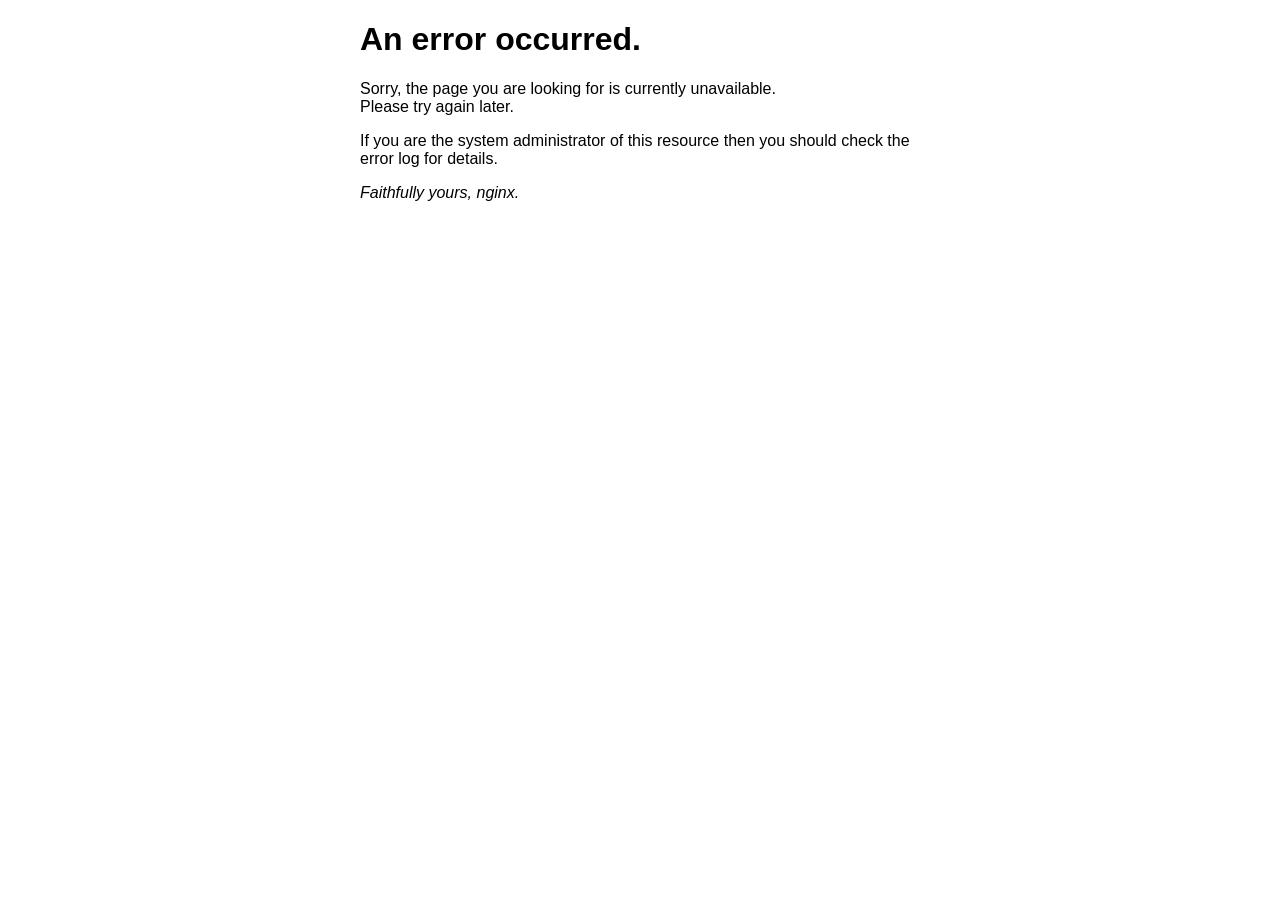
<file: frontend_override/html/50x.html>
<!DOCTYPE html>
<html>
<head>
<title>Error</title>
<style>
html { color-scheme: light dark; }
body { width: 35em; margin: 0 auto;
font-family: Tahoma, Verdana, Arial, sans-serif; }
</style>
</head>
<body>
<h1>An error occurred.</h1>
<p>Sorry, the page you are looking for is currently unavailable.<br/>
Please try again later.</p>
<p>If you are the system administrator of this resource then you should check
the error log for details.</p>
<p><em>Faithfully yours, nginx.</em></p>
</body>
</html>
</file>
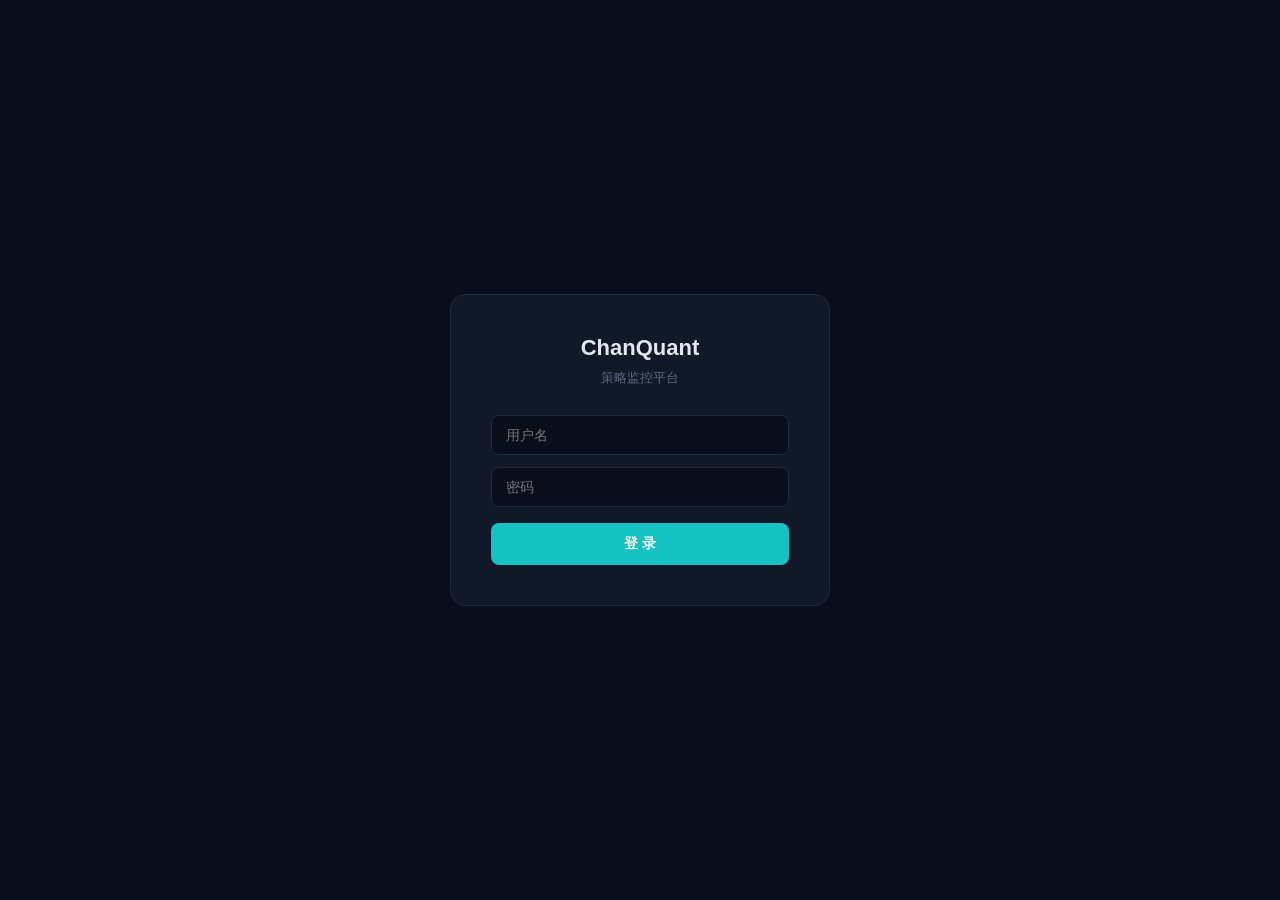
<file: frontend_override/html/dashboard.html>
<!DOCTYPE html>
<html lang="zh-CN">
<head>
<meta charset="utf-8">
<meta name="viewport" content="width=device-width,initial-scale=1.0">
<title>ChanQuant - 策略监控面板</title>
<style>
:root {
  --bg: #0a0e1a;
  --bg-card: #111827;
  --bg-card-hover: #1a2332;
  --bg-header: #0f1629;
  --border: #1e2d3d;
  --border-light: #2a3a4d;
  --text: #e2e8f0;
  --text-dim: #8b9dc3;
  --text-muted: #5a6a82;
  --accent: #13C2C2;
  --accent-glow: rgba(19,194,194,0.15);
  --green: #22c55e;
  --green-bg: rgba(34,197,94,0.1);
  --red: #ef4444;
  --red-bg: rgba(239,68,68,0.1);
  --yellow: #eab308;
  --yellow-bg: rgba(234,179,8,0.12);
  --purple: #a78bfa;
  --purple-bg: rgba(167,139,250,0.1);
  --radius: 12px;
  --shadow: 0 1px 3px rgba(0,0,0,0.3), 0 1px 2px rgba(0,0,0,0.2);
}

* { box-sizing: border-box; margin: 0; padding: 0 }

body {
  font-family: -apple-system, BlinkMacSystemFont, "SF Pro Display", "Segoe UI", Roboto, sans-serif;
  background: var(--bg);
  color: var(--text);
  min-height: 100vh;
  -webkit-font-smoothing: antialiased;
}

/* ── Header ── */
.header {
  display: flex;
  align-items: center;
  justify-content: space-between;
  padding: 0 32px;
  height: 64px;
  background: var(--bg-header);
  border-bottom: 1px solid var(--border);
  position: sticky; top: 0; z-index: 50;
  backdrop-filter: blur(12px);
}
.header-left { display: flex; align-items: center; gap: 14px }
.header h1 { font-size: 18px; font-weight: 700; letter-spacing: -0.3px }
.header h1 span { color: var(--accent); }
.pulse-dot {
  width: 8px; height: 8px; border-radius: 50%;
  background: var(--green);
  animation: pulse 2s infinite;
}
@keyframes pulse {
  0%, 100% { box-shadow: 0 0 0 0 rgba(34,197,94,0.4) }
  50% { box-shadow: 0 0 0 6px rgba(34,197,94,0) }
}
.header-right { display: flex; align-items: center; gap: 16px }
.last-update { font-size: 12px; color: var(--text-muted) }
.btn-refresh {
  background: transparent; color: var(--text-dim);
  border: 1px solid var(--border-light); padding: 7px 14px;
  border-radius: 8px; cursor: pointer; font-size: 13px;
  display: flex; align-items: center; gap: 6px;
  transition: all .2s;
}
.btn-refresh:hover { color: var(--text); border-color: var(--accent); background: var(--accent-glow) }
.btn-refresh.loading svg { animation: spin 1s linear infinite }
@keyframes spin { to { transform: rotate(360deg) } }

/* ── Tabs ── */
.tabs-bar {
  display: flex; gap: 2px; padding: 0 32px;
  background: var(--bg-header);
  border-bottom: 1px solid var(--border);
}
.tab {
  padding: 12px 18px; cursor: pointer;
  border-bottom: 2px solid transparent;
  color: var(--text-muted); font-size: 13px; font-weight: 500;
  transition: all .2s; white-space: nowrap;
  display: flex; align-items: center; gap: 6px;
}
.tab:hover { color: var(--text-dim) }
.tab.active { color: var(--accent); border-bottom-color: var(--accent) }
.tab .count {
  font-size: 11px; padding: 1px 6px; border-radius: 8px;
  background: var(--border); color: var(--text-muted); font-weight: 600;
}
.tab.active .count { background: var(--accent-glow); color: var(--accent) }

/* ── Content ── */
.content { padding: 28px 32px; max-width: 1440px; margin: 0 auto }

/* ── Summary Row ── */
.summary-row {
  display: grid;
  grid-template-columns: repeat(4, 1fr);
  gap: 16px;
  margin-bottom: 28px;
}
.stat-card {
  background: var(--bg-card);
  border: 1px solid var(--border);
  border-radius: var(--radius);
  padding: 18px 20px;
  transition: border-color .2s;
}
.stat-card:hover { border-color: var(--border-light) }
.stat-label {
  font-size: 11px; color: var(--text-muted);
  text-transform: uppercase; letter-spacing: 0.8px;
  font-weight: 600; margin-bottom: 8px;
}
.stat-value { font-size: 26px; font-weight: 700; letter-spacing: -0.5px; line-height: 1.1 }
.stat-sub { font-size: 12px; color: var(--text-muted); margin-top: 6px }

/* ── Market Cards ── */
.market-section {
  display: grid;
  grid-template-columns: 1fr 1fr;
  gap: 16px;
  margin-bottom: 28px;
}
.market-card {
  background: var(--bg-card);
  border: 1px solid var(--border);
  border-radius: var(--radius);
  padding: 22px 24px;
  position: relative;
  overflow: hidden;
}
.market-card::before {
  content: '';
  position: absolute; top: 0; left: 0; right: 0; height: 3px;
}
.market-card.crypto::before { background: linear-gradient(90deg, var(--yellow), #f97316) }
.market-card.cnstock::before { background: linear-gradient(90deg, var(--green), #06b6d4) }
.market-header {
  display: flex; align-items: center; gap: 10px; margin-bottom: 18px;
}
.market-icon {
  width: 36px; height: 36px; border-radius: 10px;
  display: flex; align-items: center; justify-content: center;
  font-size: 18px;
}
.crypto .market-icon { background: var(--yellow-bg) }
.cnstock .market-icon { background: var(--green-bg) }
.market-title { font-size: 15px; font-weight: 600 }
.market-subtitle { font-size: 11px; color: var(--text-muted); margin-top: 1px }
.metrics-grid {
  display: grid; grid-template-columns: repeat(4, 1fr); gap: 16px;
}
.metric-item {}
.metric-label { font-size: 11px; color: var(--text-muted); margin-bottom: 4px }
.metric-value { font-size: 17px; font-weight: 600 }

/* ── Table ── */
.table-wrap {
  background: var(--bg-card);
  border: 1px solid var(--border);
  border-radius: var(--radius);
  overflow: hidden;
}
.table-title {
  padding: 16px 20px; font-size: 14px; font-weight: 600;
  border-bottom: 1px solid var(--border);
  display: flex; align-items: center; justify-content: space-between;
}
.table-title .count-badge {
  font-size: 12px; color: var(--text-muted); font-weight: 400;
}
table { width: 100%; border-collapse: collapse }
th {
  text-align: left; padding: 10px 16px;
  font-size: 11px; color: var(--text-muted);
  font-weight: 600; text-transform: uppercase;
  letter-spacing: 0.6px;
  border-bottom: 1px solid var(--border);
  background: rgba(0,0,0,0.15);
}
td { padding: 12px 16px; font-size: 13px; border-bottom: 1px solid var(--border) }
tr:last-child td { border-bottom: none }
tbody tr { transition: background .15s }
tbody tr:hover { background: var(--bg-card-hover) }

.status-pill {
  display: inline-flex; align-items: center; gap: 5px;
  padding: 3px 10px; border-radius: 20px; font-size: 11px; font-weight: 600;
}
.status-pill .dot { width: 6px; height: 6px; border-radius: 50% }
.pill-running { background: var(--green-bg); color: var(--green) }
.pill-running .dot { background: var(--green) }
.pill-stopped { background: rgba(100,116,139,0.12); color: var(--text-muted) }
.pill-stopped .dot { background: var(--text-muted) }

.mode-tag {
  font-size: 11px; padding: 2px 8px; border-radius: 6px; font-weight: 600;
}
.mode-tag.live { background: var(--yellow-bg); color: var(--yellow) }
.mode-tag.signal { background: var(--purple-bg); color: var(--purple) }

/* ── Helpers ── */
.pnl-pos { color: var(--green) }
.pnl-neg { color: var(--red) }
.text-dim { color: var(--text-dim) }
.text-muted { color: var(--text-muted) }

/* ── Login ── */
.login-wrap {
  min-height: 100vh; display: flex;
  align-items: center; justify-content: center;
  background: var(--bg);
}
.login-box {
  background: var(--bg-card);
  border: 1px solid var(--border);
  border-radius: 16px;
  padding: 40px;
  width: 380px;
}
.login-box h2 {
  text-align: center; margin-bottom: 8px; font-size: 22px;
}
.login-box .subtitle {
  text-align: center; color: var(--text-muted);
  font-size: 13px; margin-bottom: 28px;
}
.login-box input {
  width: 100%; padding: 11px 14px;
  border: 1px solid var(--border); border-radius: 8px;
  background: var(--bg); color: var(--text); font-size: 14px;
  margin-bottom: 12px; outline: none;
  transition: border-color .2s;
}
.login-box input:focus { border-color: var(--accent) }
.login-box button {
  width: 100%; padding: 12px;
  background: var(--accent); color: #fff;
  border: none; border-radius: 8px;
  font-size: 14px; cursor: pointer; font-weight: 600;
  transition: opacity .2s; margin-top: 4px;
}
.login-box button:hover { opacity: 0.88 }
.login-err { color: var(--red); font-size: 13px; margin-bottom: 12px; text-align: center }

.empty-state {
  text-align: center; padding: 60px 20px;
  color: var(--text-muted); font-size: 14px;
}
.empty-state .icon { font-size: 36px; margin-bottom: 12px; opacity: 0.5 }

/* ── Ranking Section ── */
.ranking-section {
  margin-bottom: 28px;
}
.ranking-title {
  font-size: 14px; font-weight: 600; margin-bottom: 14px;
  display: flex; align-items: center; gap: 8px;
}
.ranking-title .icon { font-size: 18px }
.ranking-grid {
  display: grid;
  grid-template-columns: repeat(auto-fill, minmax(260px, 1fr));
  gap: 12px;
}
.rank-card {
  background: var(--bg-card);
  border: 1px solid var(--border);
  border-radius: var(--radius);
  padding: 16px 18px;
  cursor: pointer;
  transition: all .2s;
  position: relative;
  overflow: hidden;
}
.rank-card:hover { border-color: var(--accent); background: var(--bg-card-hover); transform: translateY(-2px); box-shadow: 0 8px 24px rgba(0,0,0,0.3) }
.rank-card .rank-badge {
  position: absolute; top: 10px; right: 12px;
  font-size: 20px; font-weight: 800; color: var(--border-light); opacity: 0.5;
}
.rank-card:nth-child(1) .rank-badge { color: #fbbf24; opacity: 0.8 }
.rank-card:nth-child(2) .rank-badge { color: #94a3b8; opacity: 0.8 }
.rank-card:nth-child(3) .rank-badge { color: #cd7f32; opacity: 0.8 }
.rank-name { font-size: 13px; font-weight: 600; margin-bottom: 4px; white-space: nowrap; overflow: hidden; text-overflow: ellipsis; max-width: 180px }
.rank-meta { font-size: 11px; color: var(--text-muted); margin-bottom: 10px }
.rank-stats { display: flex; gap: 16px }
.rank-stat-label { font-size: 10px; color: var(--text-muted); text-transform: uppercase; letter-spacing: 0.5px }
.rank-stat-value { font-size: 15px; font-weight: 700; margin-top: 2px }

/* ── Strategy Detail View ── */
.detail-view { padding: 0 }
.detail-back {
  display: inline-flex; align-items: center; gap: 6px;
  background: transparent; color: var(--text-dim); border: 1px solid var(--border-light);
  padding: 8px 16px; border-radius: 8px; cursor: pointer; font-size: 13px;
  transition: all .2s; margin-bottom: 20px;
}
.detail-back:hover { color: var(--text); border-color: var(--accent); background: var(--accent-glow) }
.detail-header {
  display: flex; align-items: flex-start; justify-content: space-between;
  margin-bottom: 24px; flex-wrap: wrap; gap: 16px;
}
.detail-header-left { display: flex; align-items: center; gap: 16px }
.detail-header h2 { font-size: 20px; font-weight: 700; margin: 0 }
.detail-header .subtitle { font-size: 13px; color: var(--text-muted); margin-top: 4px }
.detail-kpi-row {
  display: grid; grid-template-columns: repeat(auto-fit, minmax(160px, 1fr));
  gap: 12px; margin-bottom: 24px;
}
.detail-kpi {
  background: var(--bg-card); border: 1px solid var(--border);
  border-radius: var(--radius); padding: 14px 16px;
}
.detail-kpi .label { font-size: 11px; color: var(--text-muted); text-transform: uppercase; letter-spacing: 0.6px; margin-bottom: 6px }
.detail-kpi .value { font-size: 20px; font-weight: 700 }

/* Chart container */
.chart-wrap {
  background: var(--bg-card); border: 1px solid var(--border);
  border-radius: var(--radius); padding: 20px; margin-bottom: 20px;
}
.chart-wrap h3 { font-size: 14px; font-weight: 600; margin-bottom: 14px }
.chart-wrap canvas { width: 100%; height: 220px }

/* Detail tabs */
.detail-tabs {
  display: flex; gap: 2px; margin-bottom: 16px; border-bottom: 1px solid var(--border);
}
.detail-tab {
  padding: 10px 16px; cursor: pointer; color: var(--text-muted);
  font-size: 13px; font-weight: 500; border-bottom: 2px solid transparent;
  transition: all .2s;
}
.detail-tab:hover { color: var(--text-dim) }
.detail-tab.active { color: var(--accent); border-bottom-color: var(--accent) }

/* Log lines */
.log-panel {
  background: var(--bg-card); border: 1px solid var(--border);
  border-radius: var(--radius); padding: 16px; max-height: 400px; overflow-y: auto;
  font-family: 'SF Mono', 'Fira Code', monospace; font-size: 12px; line-height: 1.7;
}
.log-line { color: var(--text-dim); white-space: pre-wrap; word-break: break-all }
.log-line .ts { color: var(--text-muted); margin-right: 8px }
.log-line.warn { color: var(--yellow) }
.log-line.error { color: var(--red) }

/* Clickable table rows */
tbody tr.clickable { cursor: pointer }
tbody tr.clickable:hover { background: var(--accent-glow) }

/* ── Responsive ── */
@media (max-width: 1024px) {
  .summary-row { grid-template-columns: repeat(2, 1fr) }
  .market-section { grid-template-columns: 1fr }
}
@media (max-width: 768px) {
  .header { padding: 0 16px }
  .tabs-bar { padding: 0 16px; overflow-x: auto }
  .content { padding: 20px 16px }
  .summary-row { grid-template-columns: 1fr 1fr }
  .metrics-grid { grid-template-columns: 1fr 1fr }
  .market-section { grid-template-columns: 1fr }
}
@media (max-width: 480px) {
  .summary-row { grid-template-columns: 1fr }
  .tabs-bar { gap: 0 }
  .tab { padding: 10px 12px; font-size: 12px }
}

/* ── Fade-in animation ── */
@keyframes fadeUp {
  from { opacity: 0; transform: translateY(8px) }
  to { opacity: 1; transform: translateY(0) }
}
.fade-in { animation: fadeUp .35s ease-out both }
.fade-in:nth-child(2) { animation-delay: .05s }
.fade-in:nth-child(3) { animation-delay: .1s }
.fade-in:nth-child(4) { animation-delay: .15s }

/* ── Notification Bell ── */
.bell-btn {
  position: relative; background: transparent; border: 1px solid var(--border-light);
  padding: 7px 10px; border-radius: 8px; cursor: pointer; color: var(--text-dim);
  display: flex; align-items: center; gap: 6px; transition: all .2s;
}
.bell-btn:hover { color: var(--text); border-color: var(--accent); background: var(--accent-glow) }
.bell-badge {
  position: absolute; top: -6px; right: -6px;
  background: var(--red); color: #fff; font-size: 10px; font-weight: 700;
  min-width: 18px; height: 18px; border-radius: 9px;
  display: flex; align-items: center; justify-content: center;
  padding: 0 4px; box-shadow: 0 2px 6px rgba(239,68,68,0.4);
}
.bell-badge.hidden { display: none }

/* ── Notification Panel ── */
.notif-panel {
  position: fixed; top: 64px; right: 32px; width: 420px; max-height: 70vh;
  background: var(--bg-card); border: 1px solid var(--border); border-radius: var(--radius);
  box-shadow: 0 12px 40px rgba(0,0,0,0.5); z-index: 100;
  display: none; flex-direction: column; overflow: hidden;
}
.notif-panel.open { display: flex }
.notif-panel-header {
  display: flex; justify-content: space-between; align-items: center;
  padding: 14px 16px; border-bottom: 1px solid var(--border);
}
.notif-panel-header h3 { font-size: 14px; font-weight: 600 }
.notif-panel-actions { display: flex; gap: 8px }
.notif-panel-actions button {
  background: transparent; border: none; color: var(--text-dim); cursor: pointer;
  font-size: 12px; padding: 4px 8px; border-radius: 4px; transition: all .15s;
}
.notif-panel-actions button:hover { color: var(--accent); background: var(--accent-glow) }
.notif-list { overflow-y: auto; flex: 1; max-height: 60vh }
.notif-item {
  padding: 12px 16px; border-bottom: 1px solid var(--border);
  cursor: pointer; transition: background .15s; display: flex; gap: 10px;
}
.notif-item:hover { background: var(--bg-card-hover) }
.notif-item.unread { background: rgba(59,130,246,0.04) }
.notif-item.unread::before {
  content: ''; width: 6px; height: 6px; border-radius: 3px;
  background: var(--accent); flex-shrink: 0; margin-top: 6px;
}
.notif-item.read::before {
  content: ''; width: 6px; height: 6px; flex-shrink: 0; margin-top: 6px;
}
.notif-body { flex: 1; min-width: 0 }
.notif-title { font-size: 13px; font-weight: 600; margin-bottom: 4px; white-space: nowrap; overflow: hidden; text-overflow: ellipsis }
.notif-detail { font-size: 12px; color: var(--text-dim); line-height: 1.5 }
.notif-detail .tag {
  display: inline-block; padding: 1px 6px; border-radius: 4px;
  font-size: 11px; font-weight: 600; margin-right: 4px;
}
.notif-detail .tag-buy { background: var(--green-bg); color: var(--green) }
.notif-detail .tag-sell { background: var(--red-bg); color: var(--red) }
.notif-detail .tag-live { background: rgba(59,130,246,0.1); color: var(--accent) }
.notif-meta { font-size: 11px; color: var(--text-muted); margin-top: 4px }
.notif-empty { padding: 40px; text-align: center; color: var(--text-muted); font-size: 13px }

/* ── Toast ── */
.toast-container {
  position: fixed; top: 72px; right: 32px; z-index: 200;
  display: flex; flex-direction: column; gap: 8px; max-width: 380px;
}
.toast {
  background: var(--bg-card); border: 1px solid var(--border); border-radius: var(--radius);
  padding: 14px 16px; box-shadow: 0 8px 30px rgba(0,0,0,0.4);
  animation: toastIn .3s ease-out; cursor: pointer; position: relative;
}
.toast.closing { animation: toastOut .25s ease-in forwards }
@keyframes toastIn { from { opacity: 0; transform: translateX(30px) } to { opacity: 1; transform: translateX(0) } }
@keyframes toastOut { from { opacity: 1; transform: translateX(0) } to { opacity: 0; transform: translateX(30px) } }
.toast-header { display: flex; justify-content: space-between; align-items: center; margin-bottom: 6px }
.toast-title { font-size: 13px; font-weight: 700 }
.toast-close { background: none; border: none; color: var(--text-muted); cursor: pointer; font-size: 16px; padding: 0 4px }
.toast-body { font-size: 12px; color: var(--text-dim); line-height: 1.6 }
.toast-body .kv { display: flex; gap: 6px }
.toast-body .kv .k { color: var(--text-muted); min-width: 48px }
.toast-body .kv .v { color: var(--text); font-weight: 500 }
</style>
</head>
<body>
<div id="app"></div>
<div class="toast-container" id="toast-container"></div>
<script>
const API = '/api';
let token = '';
(function(){
  let t = localStorage.getItem('Access-Token') || '';
  if (t && typeof t === 'string') token = t;
  else if (t) { try { const o = JSON.parse(t); token = o.token || o.value || '' } catch {} }
})();
let currentTab = 'all';
let allData = null;
let lastUpdate = null;
let isRefreshing = false;
let notifications = [];
let lastNotifId = 0;
let notifPanelOpen = false;
let detailView = false;        // true = showing single strategy detail
let detailStrategyId = null;   // which strategy
let detailTab = 'positions';   // positions | trades | logs
let detailData = {};           // cached detail data
let detailLoading = false;

const REFRESH_ICON = `<svg width="14" height="14" viewBox="0 0 24 24" fill="none" stroke="currentColor" stroke-width="2" stroke-linecap="round" stroke-linejoin="round"><polyline points="23 4 23 10 17 10"/><polyline points="1 20 1 14 7 14"/><path d="M3.51 9a9 9 0 0114.85-3.36L23 10M1 14l4.64 4.36A9 9 0 0020.49 15"/></svg>`;

async function api(path, opts = {}) {
  const headers = { 'Content-Type': 'application/json', ...(opts.headers || {}) };
  if (token) headers['Authorization'] = 'Bearer ' + token;
  const res = await fetch(API + path, { ...opts, headers });
  if (res.status === 401) { token = ''; localStorage.removeItem('Access-Token'); renderLogin(); throw new Error('Unauthorized') }
  return res.json();
}

async function login(username, password) {
  const res = await fetch(API + '/auth/login', {
    method: 'POST', headers: { 'Content-Type': 'application/json' },
    body: JSON.stringify({ username, password })
  });
  const data = await res.json();
  if (data.code === 1 && data.data?.token) { token = data.data.token; localStorage.setItem('Access-Token', token); loadData(); return true }
  return data.msg || 'Login failed';
}

async function loadData() {
  isRefreshing = true; renderHeader();
  try {
    const data = await api('/user/system-strategies?page=1&page_size=100');
    if (data.code === 1) {
      allData = data.data;
      lastUpdate = new Date();
      render();
      // Keep detail panels fresh while staying on a strategy
      if (detailView && detailStrategyId != null) {
        refreshDetailData(detailStrategyId);
      }
    }
    else { renderLogin(data.msg) }
  } catch (e) { renderLogin() }
  finally { isRefreshing = false; }
}

async function loadNotifications() {
  if (!token) return;
  try {
    const params = lastNotifId ? `?since_id=${lastNotifId}&limit=50` : '?limit=20';
    const res = await api('/strategies/notifications' + params);
    if (res.code === 1 && res.data?.items?.length) {
      const items = res.data.items;
      const newItems = items.filter(i => i.id > lastNotifId);
      if (lastNotifId > 0 && newItems.length > 0) {
        newItems.reverse().forEach(n => showToast(n));
      }
      if (lastNotifId === 0) {
        notifications = items;
      } else {
        notifications = [...items, ...notifications].slice(0, 100);
      }
      lastNotifId = Math.max(...items.map(i => i.id));
      renderBellBadge();
    }
  } catch (e) { /* silent */ }
}

function getUnreadCount() {
  return notifications.filter(n => !n.is_read).length;
}

function renderBellBadge() {
  const badge = document.querySelector('.bell-badge');
  if (!badge) return;
  const count = getUnreadCount();
  badge.textContent = count > 99 ? '99+' : String(count);
  badge.classList.toggle('hidden', count === 0);
}

function parseNotifPayload(n) {
  let p = {};
  try { p = typeof n.payload_json === 'string' ? JSON.parse(n.payload_json) : (n.payload_json || {}) } catch {}
  const strategy = p.strategy || {};
  const instrument = p.instrument || {};
  const sig = p.signal || {};
  const order = p.order || {};
  const trace = p.trace || {};
  return {
    strategyName: strategy.name || n.strategy_id || '',
    strategyId: strategy.id || n.strategy_id || 0,
    symbol: instrument.symbol || n.symbol || '',
    signalType: sig.type || n.signal_type || '',
    action: (sig.action || '').toUpperCase(),
    side: (sig.side || '').toUpperCase(),
    price: order.ref_price || 0,
    stake: order.stake_amount || 0,
    mode: trace.mode || '',
    pendingOrderId: trace.pending_order_id || '',
    status: (p.extra || {}).status || '',
  };
}

function showToast(n) {
  const container = document.getElementById('toast-container');
  if (!container) return;
  const p = parseNotifPayload(n);
  const isLong = p.side === 'LONG' || p.signalType?.includes('long');
  const sideTag = isLong ? '<span class="tag tag-buy">买入</span>' : '<span class="tag tag-sell">卖出</span>';
  const modeTag = p.mode === 'live' ? '<span class="tag tag-live">实盘</span>' : '';
  const toast = document.createElement('div');
  toast.className = 'toast';
  toast.innerHTML = `
    <div class="toast-header">
      <span class="toast-title">${sideTag} ${modeTag} ${p.symbol || ''}</span>
      <button class="toast-close" onclick="this.parentElement.parentElement.classList.add('closing');setTimeout(()=>this.parentElement.parentElement.remove(),250)">&times;</button>
    </div>
    <div class="toast-body">
      <div class="kv"><span class="k">策略</span><span class="v">${p.strategyName || ''}</span></div>
      <div class="kv"><span class="k">信号</span><span class="v">${p.signalType || ''}</span></div>
      <div class="kv"><span class="k">价格</span><span class="v">${p.price ? Number(p.price).toLocaleString('zh-CN', {maximumFractionDigits:4}) : '--'}</span></div>
      <div class="kv"><span class="k">金额</span><span class="v">${p.stake ? Number(p.stake).toLocaleString('zh-CN', {maximumFractionDigits:0}) : '--'}</span></div>
      ${p.pendingOrderId ? `<div class="kv"><span class="k">委托ID</span><span class="v">${p.pendingOrderId}</span></div>` : ''}
    </div>`;
  toast.onclick = (e) => {
    if (e.target.classList.contains('toast-close')) return;
    markNotifRead(n.id);
    toast.classList.add('closing');
    setTimeout(() => toast.remove(), 250);
  };
  container.prepend(toast);
  setTimeout(() => { if (toast.parentElement) { toast.classList.add('closing'); setTimeout(() => toast.remove(), 250) } }, 8000);
}

async function markNotifRead(id) {
  try { await api('/strategies/notifications/read', { method: 'POST', body: JSON.stringify({ id }) }); } catch {}
  const n = notifications.find(x => x.id === id);
  if (n) { n.is_read = 1; renderBellBadge(); }
}

async function markAllRead() {
  try { await api('/strategies/notifications/read-all', { method: 'POST' }); } catch {}
  notifications.forEach(n => n.is_read = 1);
  renderBellBadge();
  renderNotifPanel();
}

function toggleNotifPanel() {
  notifPanelOpen = !notifPanelOpen;
  const panel = document.getElementById('notif-panel');
  if (panel) panel.classList.toggle('open', notifPanelOpen);
  if (notifPanelOpen) renderNotifPanel();
}

function renderNotifPanel() {
  const list = document.getElementById('notif-list');
  if (!list) return;
  if (!notifications.length) {
    list.innerHTML = '<div class="notif-empty">暂无通知</div>';
    return;
  }
  list.innerHTML = notifications.map(n => {
    const p = parseNotifPayload(n);
    const isLong = p.side === 'LONG' || p.signalType?.includes('long');
    const sideTag = isLong ? '<span class="tag tag-buy">买入</span>' : '<span class="tag tag-sell">卖出</span>';
    const modeTag = p.mode === 'live' ? '<span class="tag tag-live">实盘</span>' : '<span class="tag" style="background:rgba(139,157,195,0.1);color:var(--text-dim)">模拟</span>';
    const ts = n.created_at ? new Date(typeof n.created_at === 'number' ? n.created_at * 1000 : n.created_at).toLocaleString('zh-CN', {hour:'2-digit',minute:'2-digit',second:'2-digit'}) : '';
    return `<div class="notif-item ${n.is_read ? 'read' : 'unread'}" onclick="markNotifRead(${n.id})">
      <div class="notif-body">
        <div class="notif-title">${p.symbol} ${p.signalType}</div>
        <div class="notif-detail">${sideTag} ${modeTag} ${p.strategyName}</div>
        <div class="notif-detail">
          价格: ${p.price ? Number(p.price).toLocaleString('zh-CN', {maximumFractionDigits:4}) : '--'} &nbsp;
          金额: ${p.stake ? Number(p.stake).toLocaleString('zh-CN', {maximumFractionDigits:0}) : '--'}
          ${p.pendingOrderId ? ' &nbsp; 委托ID: ' + p.pendingOrderId : ''}
        </div>
        <div class="notif-meta">${ts} &middot; #${n.strategy_id || ''}</div>
      </div>
    </div>`;
  }).join('');
}

function fmt(n, dec = 2) { if (n == null) return '--'; return Number(n).toLocaleString('en-US', { minimumFractionDigits: dec, maximumFractionDigits: dec }) }
function pnlCls(n) { return n > 0 ? 'pnl-pos' : n < 0 ? 'pnl-neg' : '' }
function pnlSign(n) { return n > 0 ? '+' : '' }
function fmtTime(d) { if (!d) return ''; return d.toLocaleTimeString('zh-CN', { hour: '2-digit', minute: '2-digit', second: '2-digit' }) }

function renderLogin(err = '') {
  document.getElementById('app').innerHTML = `
  <div class="login-wrap"><div class="login-box">
    <h2>ChanQuant</h2>
    <div class="subtitle">策略监控平台</div>
    ${err ? '<div class="login-err">' + err + '</div>' : ''}
    <input id="lu" placeholder="用户名" autocomplete="username">
    <input id="lp" type="password" placeholder="密码" autocomplete="current-password">
    <button onclick="doLogin()">登 录</button>
  </div></div>`;
}

window.doLogin = async function () {
  const u = document.getElementById('lu').value;
  const p = document.getElementById('lp').value;
  if (!u || !p) return;
  const r = await login(u, p);
  if (r !== true) renderLogin(r);
};

function renderHeader() {
  const el = document.querySelector('.btn-refresh');
  if (el && isRefreshing) el.classList.add('loading');
}

function render() {
  if (!allData) return;
  if (detailView) { renderDetail(); return; }
  const s = allData.summary || {};
  const items = allData.items || [];
  const crypto = s.crypto || {};
  const cnStock = s.cn_stock || {};

  // Tab counts
  const counts = {
    all: items.length,
    'crypto-live': items.filter(i => i.market_category === 'Crypto' && i.execution_mode === 'live').length,
    'crypto-signal': items.filter(i => i.market_category === 'Crypto' && i.execution_mode === 'signal').length,
    'cn-live': items.filter(i => i.market_category === 'CNStock' && i.execution_mode === 'live').length,
    'cn-signal': items.filter(i => i.market_category === 'CNStock' && i.execution_mode === 'signal').length,
  };

  // Filter by tab
  let filtered = items;
  if (currentTab === 'crypto-live') filtered = items.filter(i => i.market_category === 'Crypto' && i.execution_mode === 'live');
  else if (currentTab === 'crypto-signal') filtered = items.filter(i => i.market_category === 'Crypto' && i.execution_mode === 'signal');
  else if (currentTab === 'cn-live') filtered = items.filter(i => i.market_category === 'CNStock' && i.execution_mode === 'live');
  else if (currentTab === 'cn-signal') filtered = items.filter(i => i.market_category === 'CNStock' && i.execution_mode === 'signal');

  // Only show running strategies in non-all tabs (or show all)
  // filtered already handles the category/mode split

  document.getElementById('app').innerHTML = `
  <div class="header">
    <div class="header-left">
      <h1><span>Chan</span>Quant</h1>
      <div class="pulse-dot" title="系统运行中"></div>
    </div>
    <div class="header-right">
      <span class="last-update">${lastUpdate ? '更新于 ' + fmtTime(lastUpdate) : ''}</span>
      <button class="bell-btn" onclick="toggleNotifPanel()">
        <svg width="16" height="16" viewBox="0 0 24 24" fill="none" stroke="currentColor" stroke-width="2" stroke-linecap="round" stroke-linejoin="round"><path d="M18 8A6 6 0 0 0 6 8c0 7-3 9-3 9h18s-3-2-3-9"/><path d="M13.73 21a2 2 0 0 1-3.46 0"/></svg>
        <span class="bell-badge ${getUnreadCount() === 0 ? 'hidden' : ''}">${getUnreadCount()}</span>
      </button>
      <button class="btn-refresh ${isRefreshing ? 'loading' : ''}" onclick="loadData()">${REFRESH_ICON} 刷新</button>
    </div>
  </div>

  <div id="notif-panel" class="notif-panel ${notifPanelOpen ? 'open' : ''}">
    <div class="notif-panel-header">
      <h3>🔔 订单通知</h3>
      <div class="notif-panel-actions">
        <button onclick="markAllRead()">全部已读</button>
        <button onclick="toggleNotifPanel()">关闭</button>
      </div>
    </div>
    <div class="notif-list" id="notif-list"></div>
  </div>

  <div class="tabs-bar">
    <div class="tab ${currentTab === 'all' ? 'active' : ''}" onclick="switchTab('all')">
      全部 <span class="count">${counts.all}</span>
    </div>
    <div class="tab ${currentTab === 'crypto-live' ? 'active' : ''}" onclick="switchTab('crypto-live')">
      Crypto 实盘 <span class="count">${counts['crypto-live']}</span>
    </div>
    <div class="tab ${currentTab === 'crypto-signal' ? 'active' : ''}" onclick="switchTab('crypto-signal')">
      Crypto 模拟 <span class="count">${counts['crypto-signal']}</span>
    </div>
    <div class="tab ${currentTab === 'cn-live' ? 'active' : ''}" onclick="switchTab('cn-live')">
      A股 实盘 <span class="count">${counts['cn-live']}</span>
    </div>
    <div class="tab ${currentTab === 'cn-signal' ? 'active' : ''}" onclick="switchTab('cn-signal')">
      A股 模拟 <span class="count">${counts['cn-signal']}</span>
    </div>
  </div>

  <div class="content">
    <div class="summary-row">
      <div class="stat-card fade-in">
        <div class="stat-label">运行策略</div>
        <div class="stat-value">${s.running_strategies || 0}<span style="font-size:14px;color:var(--text-muted);font-weight:400"> / ${s.total_strategies || 0}</span></div>
        <div class="stat-sub">实盘 ${s.running_live_strategies || 0} · 模拟 ${s.running_signal_strategies || 0}</div>
      </div>
      <div class="stat-card fade-in">
        <div class="stat-label">运行资金</div>
        <div class="stat-value">$${fmt(s.total_capital)}</div>
        <div class="stat-sub">全部策略: $${fmt(s.all_capital)}</div>
      </div>
      <div class="stat-card fade-in">
        <div class="stat-label">总盈亏</div>
        <div class="stat-value ${pnlCls(s.total_pnl)}">${pnlSign(s.total_pnl)}$${fmt(s.total_pnl, 4)}</div>
        <div class="stat-sub">ROI: ${fmt(s.total_roi)}%</div>
      </div>
      <div class="stat-card fade-in">
        <div class="stat-label">实盘盈亏</div>
        <div class="stat-value ${pnlCls(s.live_pnl)}">${pnlSign(s.live_pnl)}$${fmt(s.live_pnl, 4)}</div>
        <div class="stat-sub">模拟: ${pnlSign(s.signal_pnl)}$${fmt(s.signal_pnl, 4)}</div>
      </div>
    </div>

    <div class="market-section">
      <div class="market-card crypto fade-in">
        <div class="market-header">
          <div class="market-icon">₿</div>
          <div>
            <div class="market-title">Crypto 加密货币</div>
            <div class="market-subtitle">${crypto.live_count || 0} 实盘 · ${crypto.signal_count || 0} 模拟</div>
          </div>
        </div>
        <div class="metrics-grid">
          <div class="metric-item">
            <div class="metric-label">运行资金</div>
            <div class="metric-value">$${fmt(crypto.capital)}</div>
          </div>
          <div class="metric-item">
            <div class="metric-label">盈亏</div>
            <div class="metric-value ${pnlCls(crypto.pnl)}">${pnlSign(crypto.pnl)}$${fmt(crypto.pnl, 4)}</div>
          </div>
          <div class="metric-item">
            <div class="metric-label">ROI</div>
            <div class="metric-value ${pnlCls(crypto.roi)}">${fmt(crypto.roi)}%</div>
          </div>
          <div class="metric-item">
            <div class="metric-label">策略数</div>
            <div class="metric-value">${(crypto.live_count || 0) + (crypto.signal_count || 0)}</div>
          </div>
        </div>
      </div>

      <div class="market-card cnstock fade-in">
        <div class="market-header">
          <div class="market-icon">🇨🇳</div>
          <div>
            <div class="market-title">CNStock A股</div>
            <div class="market-subtitle">${cnStock.live_count || 0} 实盘 · ${cnStock.signal_count || 0} 模拟</div>
          </div>
        </div>
        <div class="metrics-grid">
          <div class="metric-item">
            <div class="metric-label">运行资金</div>
            <div class="metric-value">¥${fmt(cnStock.capital)}</div>
          </div>
          <div class="metric-item">
            <div class="metric-label">盈亏</div>
            <div class="metric-value ${pnlCls(cnStock.pnl)}">${pnlSign(cnStock.pnl)}¥${fmt(cnStock.pnl, 4)}</div>
          </div>
          <div class="metric-item">
            <div class="metric-label">ROI</div>
            <div class="metric-value ${pnlCls(cnStock.roi)}">${fmt(cnStock.roi)}%</div>
          </div>
          <div class="metric-item">
            <div class="metric-label">策略数</div>
            <div class="metric-value">${(cnStock.live_count || 0) + (cnStock.signal_count || 0)}</div>
          </div>
        </div>
      </div>
    </div>

    ${renderRankingSection(items)}

    ${filtered.length ? `
    <div class="table-wrap fade-in">
      <div class="table-title">
        策略列表
        <span class="count-badge">${filtered.length} 个策略</span>
      </div>
      <table>
        <thead><tr>
          <th>ID</th><th>策略</th><th>品种</th><th>周期</th><th>模式</th><th>状态</th><th>资金</th><th>杠杆</th><th>盈亏</th><th>持仓</th>
        </tr></thead>
        <tbody>
        ${filtered.map(i => `<tr class="clickable" data-strategy-id="${Number(i.id)}" onclick="showStrategyDetail(${Number(i.id)})">
          <td class="text-muted">#${i.id}</td>
          <td style="font-weight:500">${(i.strategy_name || i.indicator_name || '-').replace('CZSC v3 - ', '')}</td>
          <td>${i.symbol || '-'}</td>
          <td class="text-dim">${i.timeframe || '-'}</td>
          <td><span class="mode-tag ${i.execution_mode === 'live' ? 'live' : 'signal'}">${i.execution_mode === 'live' ? '实盘' : '模拟'}</span></td>
          <td><span class="status-pill ${i.status === 'running' ? 'pill-running' : 'pill-stopped'}"><span class="dot"></span>${i.status === 'running' ? '运行中' : '已停止'}</span></td>
          <td>$${fmt(i.initial_capital)}</td>
          <td class="text-dim">${i.leverage || 1}x</td>
          <td class="${pnlCls(i.total_pnl)}">${i.total_pnl != null ? pnlSign(i.total_pnl) + '$' + fmt(i.total_pnl, 4) : '--'}</td>
          <td>${i.position_count || 0}</td>
        </tr>`).join('')}
        </tbody>
      </table>
    </div>` : `
    <div class="table-wrap fade-in">
      <div class="empty-state">
        <div class="icon">📭</div>
        该分类下暂无策略
      </div>
    </div>`}
  </div>`;
}

window.switchTab = function (t) { currentTab = t; render() };
window.loadData = loadData;
window.toggleNotifPanel = toggleNotifPanel;
window.markAllRead = markAllRead;
window.markNotifRead = markNotifRead;

// ─── Ranking helpers ───
function getRankedStrategies(items) {
  return (items || [])
    .filter(i => i.total_pnl != null || i.trade_count > 0)
    .slice()
    .sort((a, b) => {
      const roiA = a.roi || 0;
      const roiB = b.roi || 0;
      return roiB - roiA;
    })
    .slice(0, 6);
}

function renderRankingSection(items) {
  const ranked = getRankedStrategies(items);
  if (!ranked.length) return '';
  return `
    <div class="ranking-section fade-in">
      <div class="ranking-title"><span class="icon">🏆</span> 策略排行榜 <span style="font-size:12px;color:var(--text-muted);font-weight:400">按 ROI 排序</span></div>
      <div class="ranking-grid">
        ${ranked.map((r, idx) => {
          const name = (r.strategy_name || r.indicator_name || '-').replace('CZSC v3 - ', '');
          const roi = r.roi || 0;
          const pnl = r.total_pnl || 0;
          const ccy = r.market_category === 'Crypto' ? '$' : '¥';
          const sid = Number(r.id);
          return `
            <div class="rank-card" data-strategy-id="${sid}" onclick="showStrategyDetail(${sid})">
              <div class="rank-badge">#${idx + 1}</div>
              <div class="rank-name">${name}</div>
              <div class="rank-meta">${r.symbol || '-'} · ${r.timeframe || '-'} · ${r.execution_mode === 'live' ? '实盘' : '模拟'}</div>
              <div class="rank-stats">
                <div>
                  <div class="rank-stat-label">ROI</div>
                  <div class="rank-stat-value ${roi >= 0 ? 'pnl-pos' : 'pnl-neg'}">${roi >= 0 ? '+' : ''}${fmt(roi)}%</div>
                </div>
                <div>
                  <div class="rank-stat-label">盈亏</div>
                  <div class="rank-stat-value ${pnl >= 0 ? 'pnl-pos' : 'pnl-neg'}">${pnl >= 0 ? '+' : ''}${ccy}${fmt(pnl, 2)}</div>
                </div>
                <div>
                  <div class="rank-stat-label">交易</div>
                  <div class="rank-stat-value">${r.trade_count || 0}</div>
                </div>
              </div>
            </div>`;
        }).join('')}
      </div>
    </div>`;
}

// ─── Strategy Detail ───
function sameStrategyId(a, b) {
  const na = Number(a), nb = Number(b);
  return Number.isFinite(na) && Number.isFinite(nb) && na === nb;
}

function syncStrategyUrl(id, { replace = false } = {}) {
  const url = new URL(window.location);
  const cur = url.searchParams.get('strategyId');
  if (sameStrategyId(cur, id)) {
    // Already on this strategy — avoid stacking duplicate history entries
    if (replace) window.history.replaceState({}, '', url);
    return;
  }
  url.searchParams.set('strategyId', String(id));
  if (replace) window.history.replaceState({}, '', url);
  else window.history.pushState({}, '', url);
}

async function refreshDetailData(id) {
  const reqId = Number(id);
  if (!Number.isFinite(reqId)) return;
  try {
    const [perf, pos, trades, logs] = await Promise.all([
      api('/strategies/performance?id=' + reqId).catch(() => ({ code: 0 })),
      api('/strategies/positions?id=' + reqId).catch(() => ({ code: 0 })),
      api('/strategies/trades?id=' + reqId).catch(() => ({ code: 0 })),
      api('/strategies/logs?id=' + reqId).catch(() => ({ code: 0 })),
    ]);
    // Drop stale responses after navigate-away / switch strategy
    if (!detailView || !sameStrategyId(detailStrategyId, reqId)) return;
    detailData = {
      perf: perf.code === 1 ? perf.data : null,
      positions: pos.code === 1 ? (pos.data?.positions || []) : [],
      trades: trades.code === 1 ? (trades.data?.trades || []) : [],
      logs: logs.code === 1 ? (logs.data || []) : [],
    };
  } catch (e) {
    console.error('detail load error', e);
    if (!detailView || !sameStrategyId(detailStrategyId, reqId)) return;
  }
  if (!detailView || !sameStrategyId(detailStrategyId, reqId)) return;
  detailLoading = false;
  renderDetail();
}

window.showStrategyDetail = async function (id) {
  const sid = Number(id);
  if (!Number.isFinite(sid)) {
    console.warn('showStrategyDetail: invalid id', id);
    return;
  }
  detailView = true;
  detailStrategyId = sid;
  detailTab = 'positions';
  detailData = {};
  detailLoading = true;
  renderDetail();

  // Deep-link / same-id re-entry: replace; fresh navigation: push
  const cur = new URL(window.location).searchParams.get('strategyId');
  syncStrategyUrl(sid, { replace: sameStrategyId(cur, sid) });

  await refreshDetailData(sid);
};

window.backToList = function () {
  detailView = false;
  detailStrategyId = null;
  detailData = {};
  detailLoading = false;
  const url = new URL(window.location);
  url.searchParams.delete('strategyId');
  window.history.pushState({}, '', url);
  render();
};

window.switchDetailTab = function (t) {
  detailTab = t;
  renderDetail();
};

function findStrategyById(id) {
  if (!allData || !allData.items) return null;
  const nid = Number(id);
  if (!Number.isFinite(nid)) return null;
  return allData.items.find(i => Number(i.id) === nid) || null;
}

function renderDetail() {
  const st = findStrategyById(detailStrategyId);
  if (!st) {
    document.getElementById('app').innerHTML = `
    <div class="header">
      <div class="header-left">
        <h1><span>Chan</span>Quant</h1>
      </div>
      <div class="header-right">
        <button class="btn-refresh" onclick="backToList()">
          <svg width="14" height="14" viewBox="0 0 24 24" fill="none" stroke="currentColor" stroke-width="2"><polyline points="15 18 9 12 15 6"/></svg>
          返回列表
        </button>
      </div>
    </div>
    <div class="content"><div class="empty-state">策略未找到</div></div>`;
    return;
  }

  const name = (st.strategy_name || st.indicator_name || '-').replace('CZSC v3 - ', '');
  const perf = detailData.perf || {};
  const positions = detailData.positions || [];
  const trades = detailData.trades || [];
  const logs = detailData.logs || [];
  const isCrypto = st.market_category === 'Crypto';
  const ccy = isCrypto ? '$' : '¥';

  // KPI
  const totalReturn = perf.total_return || st.total_pnl || 0;
  const totalReturnPct = perf.total_return_pct || st.roi || 0;
  const maxDD = perf.max_drawdown || 0;
  const maxDDPct = perf.max_drawdown_pct || 0;
  const latestEquity = perf.latest_equity || (st.initial_capital + totalReturn);

  const app = document.getElementById('app');
  app.innerHTML = `
  <div class="header">
    <div class="header-left">
      <h1><span>Chan</span>Quant</h1>
      <div class="pulse-dot" title="系统运行中"></div>
    </div>
    <div class="header-right">
      <button class="btn-refresh" onclick="backToList()">
        <svg width="14" height="14" viewBox="0 0 24 24" fill="none" stroke="currentColor" stroke-width="2"><polyline points="15 18 9 12 15 6"/></svg>
        返回列表
      </button>
    </div>
  </div>
  <div class="content detail-view">
    <div class="detail-header">
      <div class="detail-header-left">
        <div>
          <h2>${name}</h2>
          <div class="subtitle">#${st.id} · ${st.symbol || '-'} · ${st.timeframe || '-'} · <span class="mode-tag ${st.execution_mode === 'live' ? 'live' : 'signal'}">${st.execution_mode === 'live' ? '实盘' : '模拟'}</span> · <span class="status-pill ${st.status === 'running' ? 'pill-running' : 'pill-stopped'}"><span class="dot"></span>${st.status === 'running' ? '运行中' : '已停止'}</span></div>
        </div>
      </div>
    </div>

    <div class="detail-kpi-row">
      <div class="detail-kpi">
        <div class="label">初始资金</div>
        <div class="value">${ccy}${fmt(st.initial_capital)}</div>
      </div>
      <div class="detail-kpi">
        <div class="label">当前权益</div>
        <div class="value">${ccy}${fmt(latestEquity)}</div>
      </div>
      <div class="detail-kpi">
        <div class="label">总收益</div>
        <div class="value ${totalReturn >= 0 ? 'pnl-pos' : 'pnl-neg'}">${totalReturn >= 0 ? '+' : ''}${ccy}${fmt(totalReturn, 4)} (${totalReturnPct >= 0 ? '+' : ''}${fmt(totalReturnPct)}%)</div>
      </div>
      <div class="detail-kpi">
        <div class="label">最大回撤</div>
        <div class="value pnl-neg">${ccy}${fmt(maxDD, 2)} (${fmt(maxDDPct)}%)</div>
      </div>
      <div class="detail-kpi">
        <div class="label">交易次数</div>
        <div class="value">${st.trade_count || 0}</div>
      </div>
      <div class="detail-kpi">
        <div class="label">杠杆</div>
        <div class="value">${st.leverage || 1}x</div>
      </div>
    </div>

    ${detailLoading ? '<div class="empty-state">加载中...</div>' : `
    <div class="chart-wrap">
      <h3>📈 权益曲线</h3>
      <canvas id="equityChart" height="220"></canvas>
    </div>

    <div class="detail-tabs">
      <div class="detail-tab ${detailTab === 'positions' ? 'active' : ''}" onclick="switchDetailTab('positions')">持仓 (${positions.length})</div>
      <div class="detail-tab ${detailTab === 'trades' ? 'active' : ''}" onclick="switchDetailTab('trades')">交易 (${trades.length})</div>
      <div class="detail-tab ${detailTab === 'logs' ? 'active' : ''}" onclick="switchDetailTab('logs')">日志 (${logs.length})</div>
    </div>

    ${detailTab === 'positions' ? renderDetailPositions(positions, ccy) : ''}
    ${detailTab === 'trades' ? renderDetailTrades(trades, ccy) : ''}
    ${detailTab === 'logs' ? renderDetailLogs(logs) : ''}
    `}
  </div>`;

  // Draw equity chart after DOM is ready
  if (!detailLoading && perf.equity_curve && perf.equity_curve.length > 1) {
    setTimeout(() => drawEquityChart(perf.equity_curve, isCrypto), 50);
  }
}

function renderDetailPositions(positions, ccy) {
  if (!positions.length) return '<div class="empty-state">暂无持仓</div>';
  return `<div class="table-wrap">
    <table><thead><tr>
      <th>品种</th><th>方向</th><th>数量</th><th>入场价</th><th>现价</th><th>未实现盈亏</th><th>盈亏%</th>
    </tr></thead><tbody>
    ${positions.map(p => `<tr>
      <td>${p.symbol || '-'}</td>
      <td>${(p.side || '').toUpperCase()}</td>
      <td>${fmt(p.size, 4)}</td>
      <td>${fmt(p.entry_price, 4)}</td>
      <td>${fmt(p.current_price, 4)}</td>
      <td class="${(p.unrealized_pnl||0) >= 0 ? 'pnl-pos' : 'pnl-neg'}">${(p.unrealized_pnl||0) >= 0 ? '+' : ''}${ccy}${fmt(p.unrealized_pnl, 4)}</td>
      <td class="${(p.pnl_percent||0) >= 0 ? 'pnl-pos' : 'pnl-neg'}">${(p.pnl_percent||0) >= 0 ? '+' : ''}${fmt(p.pnl_percent)}%</td>
    </tr>`).join('')}
    </tbody></table></div>`;
}

function renderDetailTrades(trades, ccy) {
  if (!trades.length) return '<div class="empty-state">暂无交易记录</div>';
  const recent = trades.slice(0, 50);
  return `<div class="table-wrap">
    <table><thead><tr>
      <th>时间</th><th>品种</th><th>类型</th><th>价格</th><th>数量</th><th>金额</th><th>盈亏</th>
    </tr></thead><tbody>
    ${recent.map(t => {
      const ts = t.created_at ? new Date(typeof t.created_at === 'number' ? t.created_at * 1000 : t.created_at).toLocaleString('zh-CN', {month:'2-digit',day:'2-digit',hour:'2-digit',minute:'2-digit'}) : '-';
      const profit = t.net_pnl != null ? t.net_pnl : (t.profit || 0);
      return `<tr>
        <td class="text-dim">${ts}</td>
        <td>${t.symbol || '-'}</td>
        <td>${(t.type || '').toUpperCase()}</td>
        <td>${fmt(t.price, 4)}</td>
        <td>${fmt(t.amount, 4)}</td>
        <td>${ccy}${fmt(t.value, 2)}</td>
        <td class="${profit >= 0 ? 'pnl-pos' : 'pnl-neg'}">${profit !== 0 ? (profit >= 0 ? '+' : '') + ccy + fmt(profit, 4) : '--'}</td>
      </tr>`;
    }).join('')}
    </tbody></table>
    ${trades.length > 50 ? '<div style="padding:12px 16px;text-align:center;color:var(--text-muted);font-size:12px">显示最近 50 条，共 ' + trades.length + ' 条</div>' : ''}
  </div>`;
}

function renderDetailLogs(logs) {
  if (!logs.length) return '<div class="empty-state">暂无日志</div>';
  return `<div class="log-panel">
    ${logs.slice(0, 200).map(l => {
      const lvl = (l.level || '').toLowerCase();
      const cls = lvl === 'warn' || lvl === 'warning' ? 'warn' : lvl === 'error' ? 'error' : '';
      const ts = l.timestamp ? String(l.timestamp).slice(11, 19) || '' : '';
      return `<div class="log-line ${cls}"><span class="ts">${ts}</span>${(l.message || '').replace(/</g,'&lt;')}</div>`;
    }).join('')}
  </div>`;
}

function drawEquityChart(curve, isCrypto) {
  const canvas = document.getElementById('equityChart');
  if (!canvas) return;
  const ctx = canvas.getContext('2d');
  const dpr = window.devicePixelRatio || 1;
  const rect = canvas.getBoundingClientRect();
  canvas.width = rect.width * dpr;
  canvas.height = rect.height * dpr;
  ctx.scale(dpr, dpr);
  const W = rect.width, H = rect.height;
  const pad = { top: 10, right: 12, bottom: 30, left: 60 };

  const values = curve.map(p => p.equity || 0);
  const times = curve.map(p => p.time || 0);
  const minV = Math.min(...values);
  const maxV = Math.max(...values);
  const range = maxV - minV || 1;
  const minT = times[0] || 0;
  const maxT = times[times.length - 1] || 1;
  const tRange = maxT - minT || 1;

  const ccy = isCrypto ? '$' : '¥';

  // Grid
  ctx.strokeStyle = 'rgba(42,58,77,0.5)';
  ctx.lineWidth = 0.5;
  for (let i = 0; i <= 4; i++) {
    const y = pad.top + (H - pad.top - pad.bottom) * i / 4;
    ctx.beginPath(); ctx.moveTo(pad.left, y); ctx.lineTo(W - pad.right, y); ctx.stroke();
    const val = maxV - range * i / 4;
    ctx.fillStyle = '#5a6a82'; ctx.font = '10px sans-serif'; ctx.textAlign = 'right';
    ctx.fillText(ccy + fmt(val, 0), pad.left - 6, y + 3);
  }

  // Time labels
  ctx.fillStyle = '#5a6a82'; ctx.font = '10px sans-serif'; ctx.textAlign = 'center';
  const labelCount = Math.min(6, curve.length);
  for (let i = 0; i < labelCount; i++) {
    const idx = Math.floor(i * (curve.length - 1) / (labelCount - 1));
    const t = times[idx];
    if (!t) continue;
    const d = new Date(typeof t === 'number' && t < 1e12 ? t * 1000 : t);
    const label = d.toLocaleDateString('zh-CN', { month: '2-digit', day: '2-digit' });
    const x = pad.left + (W - pad.left - pad.right) * idx / (curve.length - 1 || 1);
    ctx.fillText(label, x, H - pad.bottom + 16);
  }

  // Line
  const isProfit = values[values.length - 1] >= values[0];
  const lineColor = isProfit ? '#22c55e' : '#ef4444';
  const fillColor = isProfit ? 'rgba(34,197,94,0.08)' : 'rgba(239,68,68,0.08)';

  ctx.beginPath();
  curve.forEach((p, i) => {
    const x = pad.left + (W - pad.left - pad.right) * i / (curve.length - 1 || 1);
    const y = pad.top + (H - pad.top - pad.bottom) * (1 - (p.equity - minV) / range);
    if (i === 0) ctx.moveTo(x, y); else ctx.lineTo(x, y);
  });
  ctx.strokeStyle = lineColor; ctx.lineWidth = 2; ctx.stroke();

  // Fill area
  const lastX = pad.left + (W - pad.left - pad.right);
  const baseY = pad.top + (H - pad.top - pad.bottom);
  ctx.lineTo(lastX, baseY);
  ctx.lineTo(pad.left, baseY);
  ctx.closePath();
  ctx.fillStyle = fillColor; ctx.fill();
}

setInterval(() => { if (token) loadData() }, 30000);
setInterval(() => { if (token) loadNotifications() }, 5000);

// Event delegation: ranking cards / table rows (more reliable than inline onclick alone)
document.addEventListener('click', (ev) => {
  const el = ev.target && ev.target.closest && ev.target.closest('[data-strategy-id]');
  if (!el) return;
  const sid = Number(el.getAttribute('data-strategy-id'));
  if (!Number.isFinite(sid)) return;
  ev.preventDefault();
  showStrategyDetail(sid);
});

// Handle browser back/forward
window.addEventListener('popstate', () => {
  const sid = new URL(window.location).searchParams.get('strategyId');
  if (sid && allData) { showStrategyDetail(Number(sid)); }
  else if (detailView) { detailView = false; detailStrategyId = null; detailData = {}; detailLoading = false; render(); }
});

if (token) {
  loadData().then(() => {
    const sid = new URL(window.location).searchParams.get('strategyId');
    if (sid && allData) { showStrategyDetail(Number(sid)); }
  });
  loadNotifications();
} else { renderLogin() }
</script>
</body>
</html>
</file>
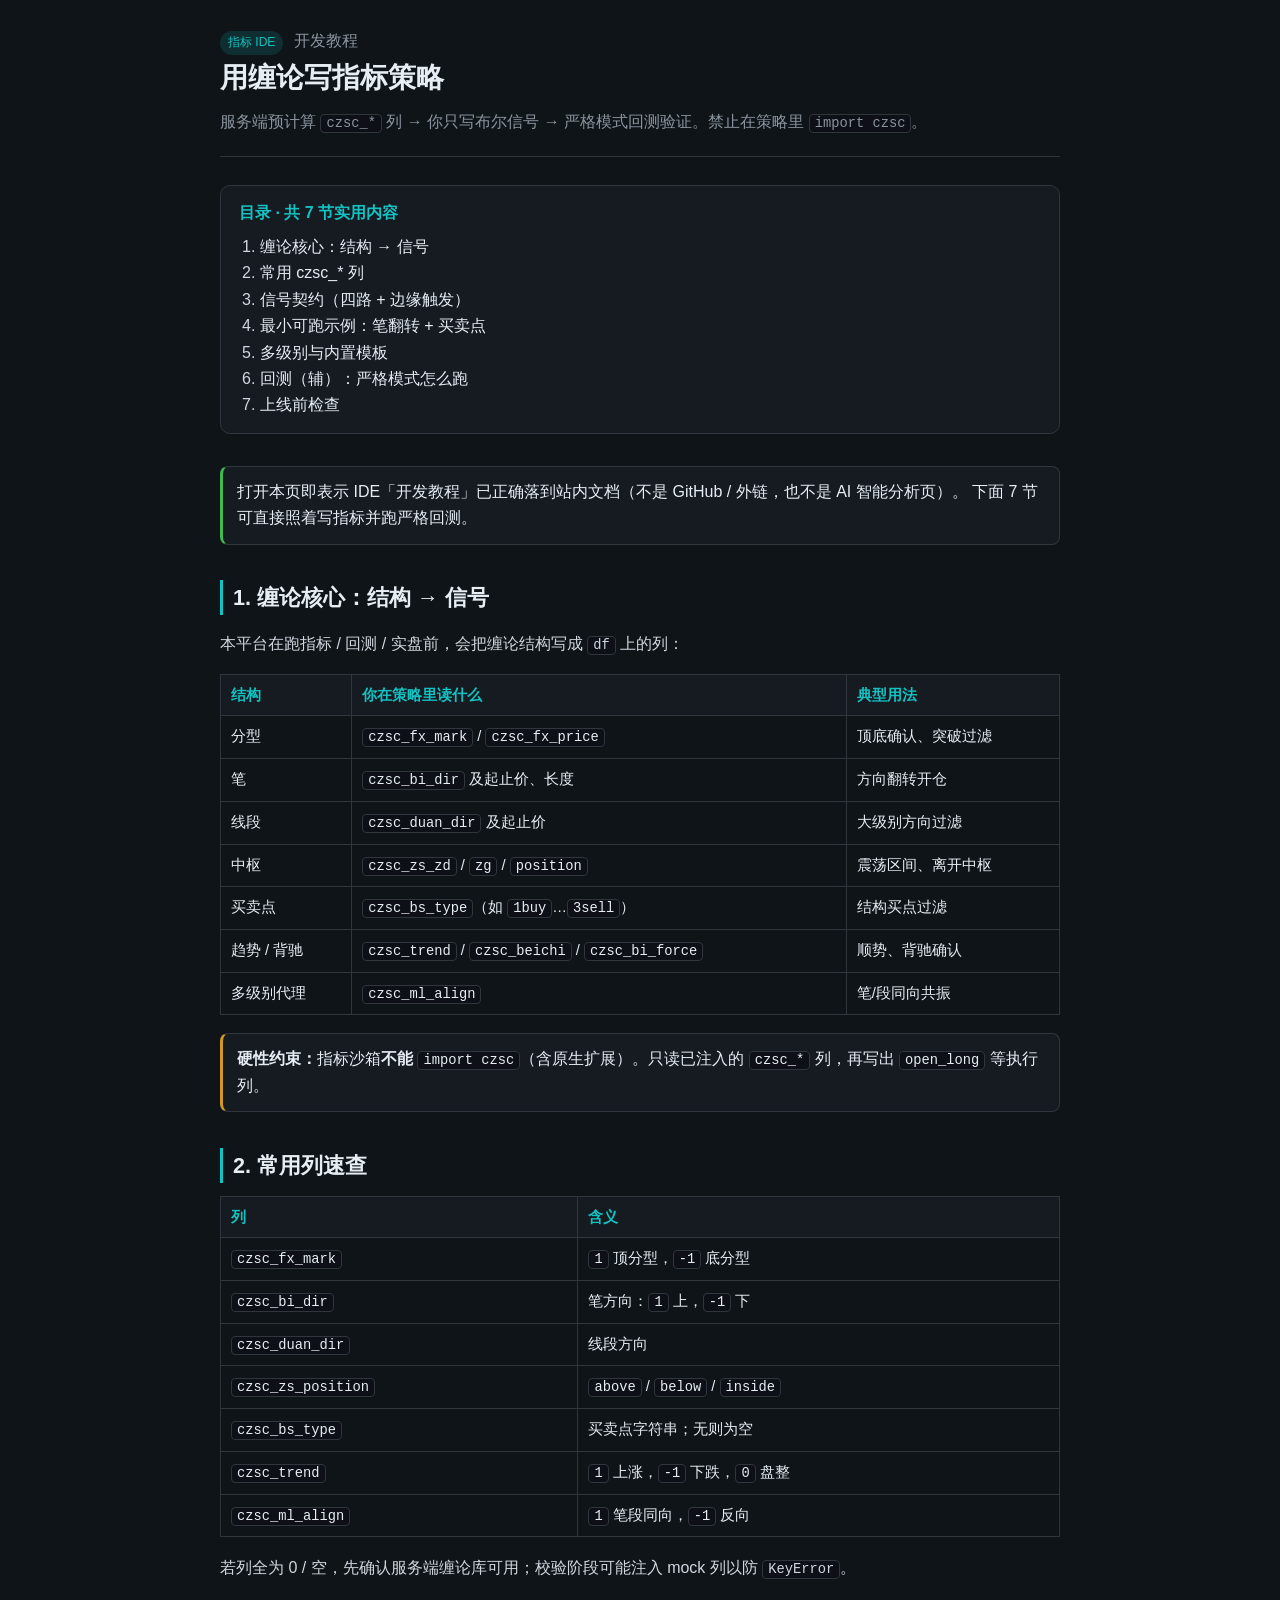
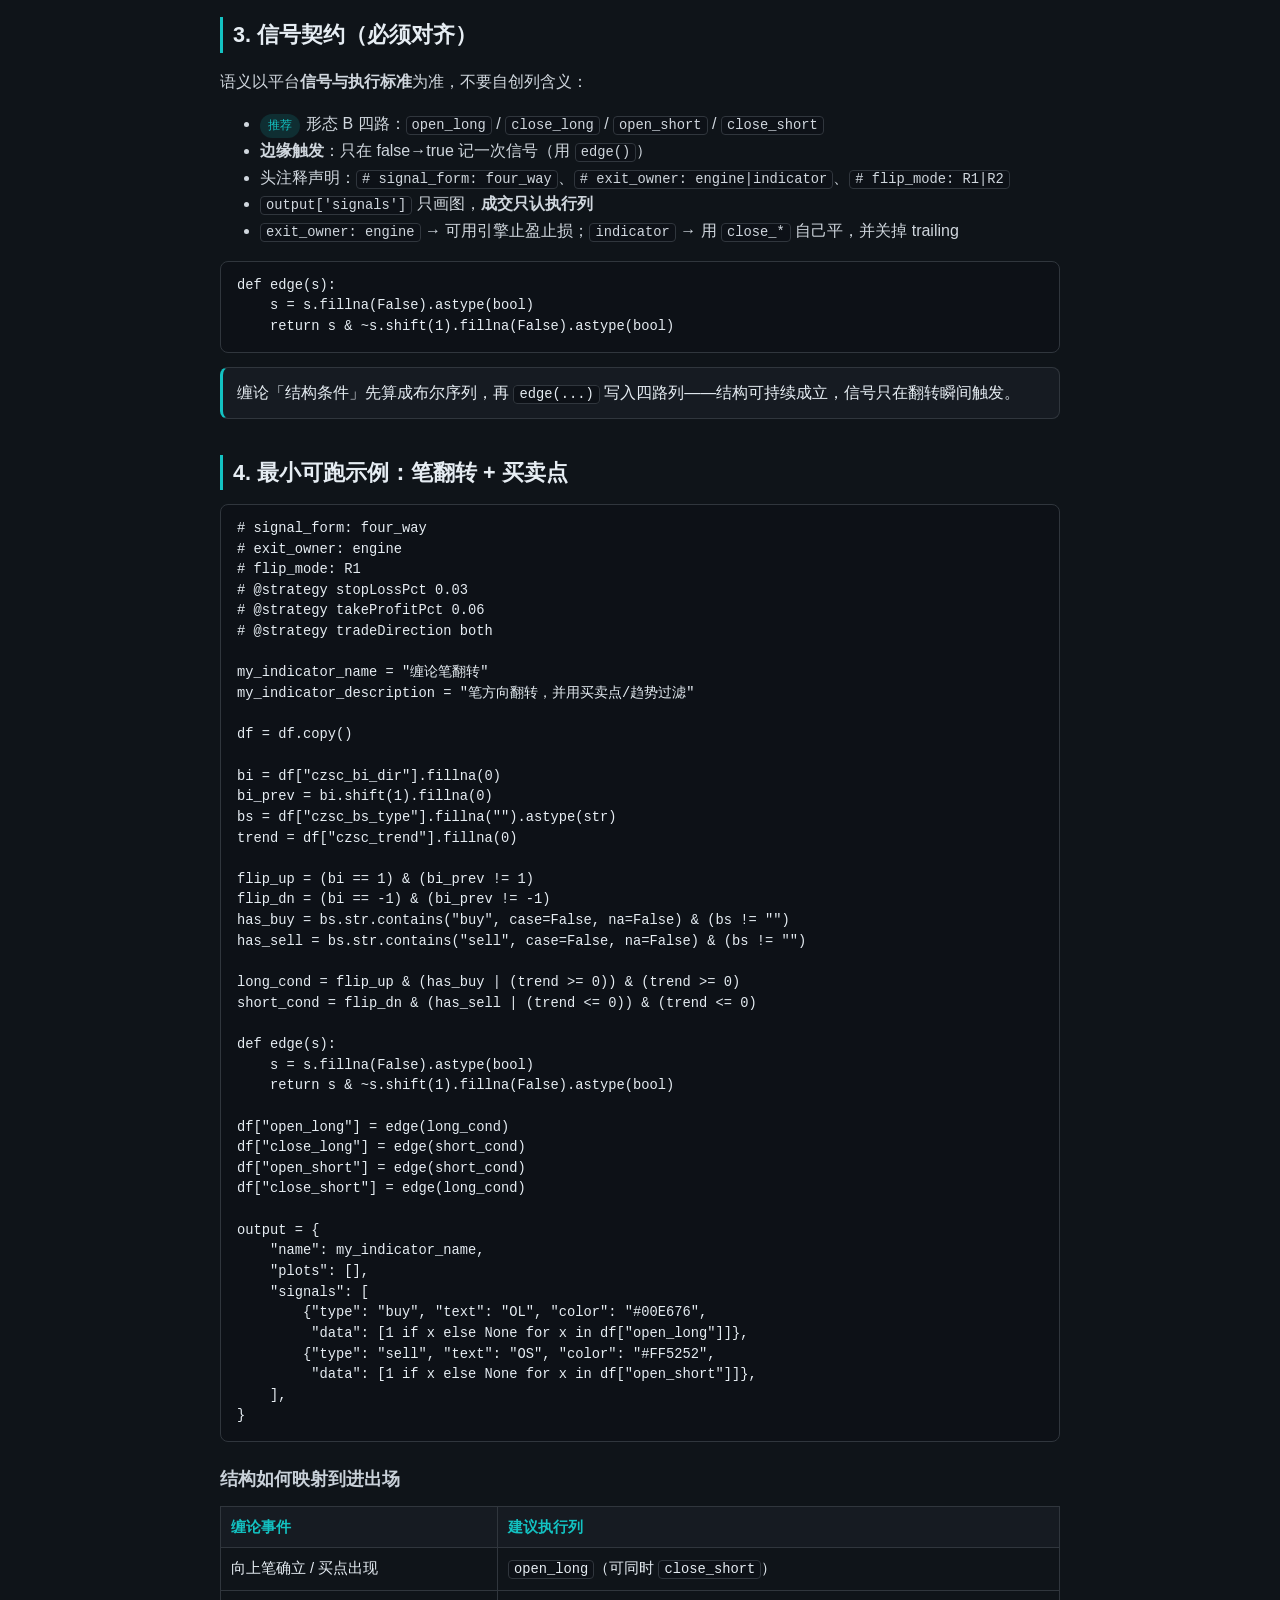
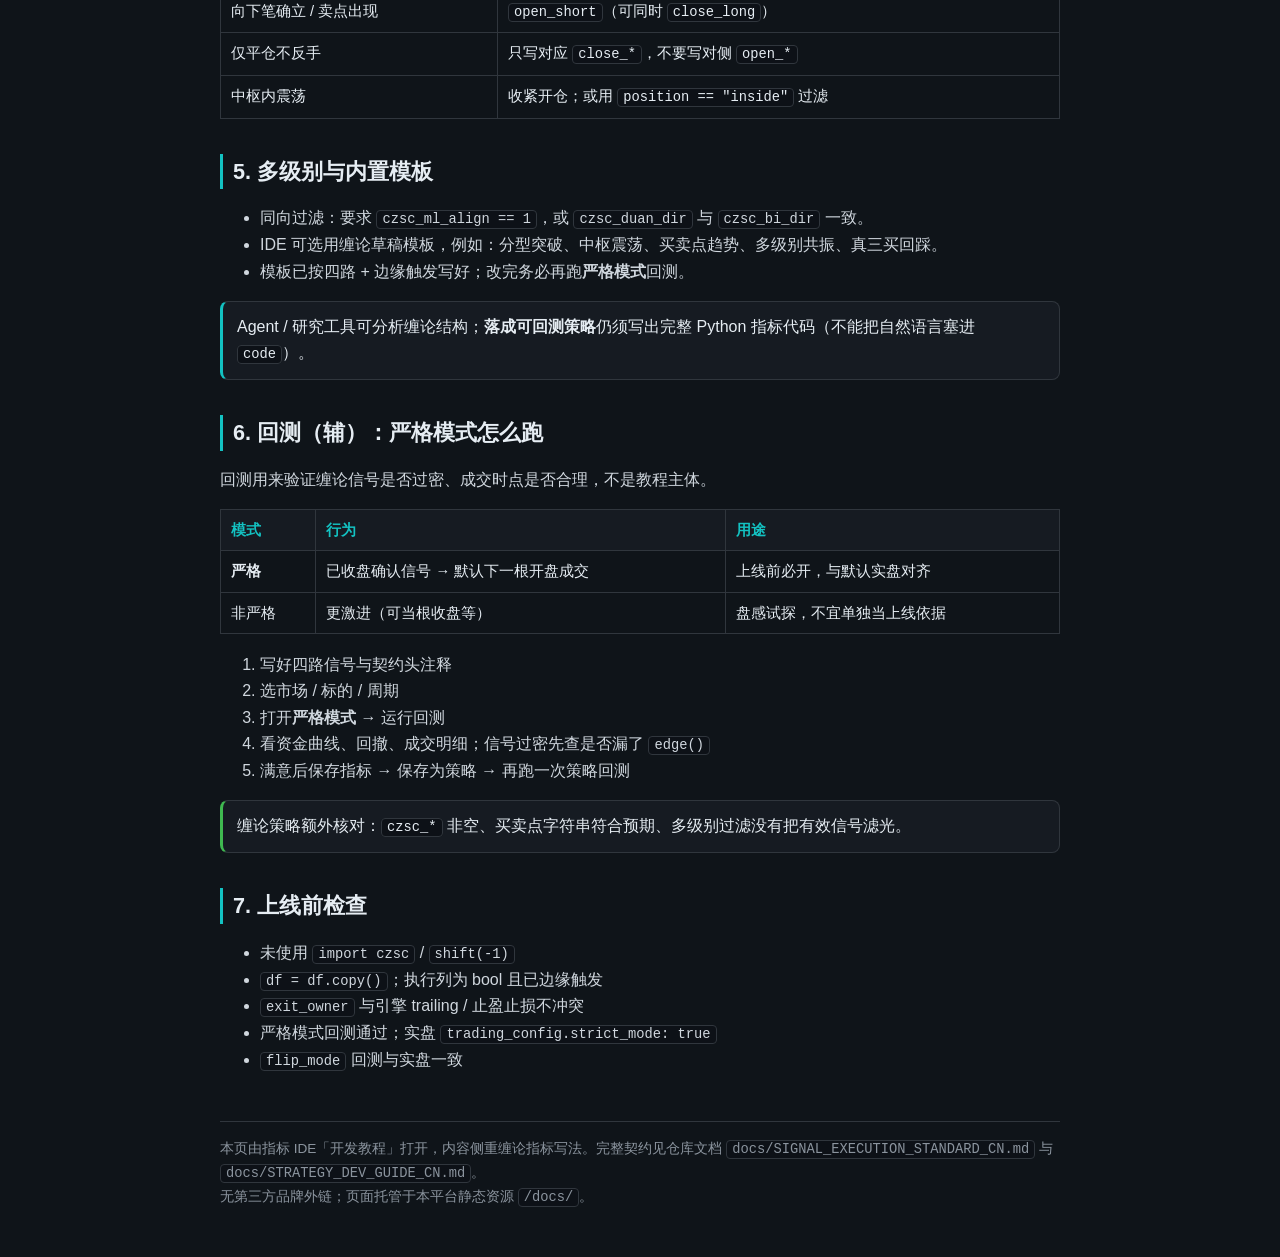
<file: frontend_override/html/docs/dev-guide-cn.html>
<!DOCTYPE html>
<html lang="zh-CN">
<head>
  <meta charset="utf-8" />
  <meta name="viewport" content="width=device-width, initial-scale=1" />
  <title>指标开发教程 · 缠论优先</title>
  <link rel="icon" href="/chanquant-favicon.svg" type="image/svg+xml" />
  <style>
    :root {
      --bg: #0f1419;
      --panel: #161b22;
      --text: #e6edf3;
      --muted: #8b949e;
      --accent: #13c2c2;
      --border: #30363d;
      --code-bg: #0d1117;
      --ok: #3fb950;
      --warn: #d29922;
    }
    * { box-sizing: border-box; }
    body {
      margin: 0;
      font-family: "Segoe UI", "PingFang SC", "Microsoft YaHei", sans-serif;
      background: var(--bg);
      color: var(--text);
      line-height: 1.65;
    }
    .wrap { max-width: 880px; margin: 0 auto; padding: 28px 20px 80px; }
    header {
      border-bottom: 1px solid var(--border);
      padding-bottom: 20px;
      margin-bottom: 28px;
    }
    header h1 { margin: 0 0 8px; font-size: 1.75rem; font-weight: 650; }
    header p { margin: 0; color: var(--muted); }
    nav.toc {
      background: var(--panel);
      border: 1px solid var(--border);
      border-radius: 10px;
      padding: 14px 18px;
      margin-bottom: 32px;
    }
    nav.toc strong { color: var(--accent); }
    nav.toc ol { margin: 8px 0 0; padding-left: 1.3rem; }
    nav.toc a { color: var(--text); text-decoration: none; }
    nav.toc a:hover { color: var(--accent); }
    h2 {
      margin: 2.2rem 0 0.8rem;
      font-size: 1.35rem;
      border-left: 3px solid var(--accent);
      padding-left: 10px;
    }
    h3 { margin: 1.4rem 0 0.6rem; font-size: 1.1rem; color: #c9d1d9; }
    p, li { color: #d0d7de; }
    a { color: var(--accent); }
    table {
      width: 100%;
      border-collapse: collapse;
      margin: 12px 0 18px;
      font-size: 0.92rem;
    }
    th, td {
      border: 1px solid var(--border);
      padding: 8px 10px;
      text-align: left;
      vertical-align: top;
    }
    th { background: var(--panel); color: var(--accent); }
    code, pre {
      font-family: ui-monospace, Consolas, "Cascadia Code", monospace;
      font-size: 0.86rem;
    }
    code {
      background: var(--code-bg);
      border: 1px solid var(--border);
      border-radius: 4px;
      padding: 1px 5px;
    }
    pre {
      background: var(--code-bg);
      border: 1px solid var(--border);
      border-radius: 8px;
      padding: 14px 16px;
      overflow-x: auto;
      line-height: 1.5;
    }
    pre code { border: 0; padding: 0; background: transparent; }
    .callout {
      border: 1px solid var(--border);
      border-left: 3px solid var(--accent);
      background: var(--panel);
      border-radius: 8px;
      padding: 12px 14px;
      margin: 14px 0;
    }
    .callout.warn { border-left-color: var(--warn); }
    .callout.ok { border-left-color: var(--ok); }
    .pill {
      display: inline-block;
      font-size: 0.75rem;
      padding: 2px 8px;
      border-radius: 999px;
      background: rgba(19, 194, 194, 0.15);
      color: var(--accent);
      margin-right: 6px;
    }
    footer {
      margin-top: 48px;
      padding-top: 16px;
      border-top: 1px solid var(--border);
      color: var(--muted);
      font-size: 0.85rem;
    }
  </style>
</head>
<body>
  <div class="wrap">
    <header>
      <p><span class="pill">指标 IDE</span> 开发教程</p>
      <h1>用缠论写指标策略</h1>
      <p>服务端预计算 <code>czsc_*</code> 列 → 你只写布尔信号 → 严格模式回测验证。禁止在策略里 <code>import czsc</code>。</p>
    </header>

    <nav class="toc" id="toc">
      <strong>目录 · 共 7 节实用内容</strong>
      <ol>
        <li><a href="#czsc">缠论核心：结构 → 信号</a></li>
        <li><a href="#columns">常用 czsc_* 列</a></li>
        <li><a href="#contract">信号契约（四路 + 边缘触发）</a></li>
        <li><a href="#example">最小可跑示例：笔翻转 + 买卖点</a></li>
        <li><a href="#multilevel">多级别与内置模板</a></li>
        <li><a href="#backtest">回测（辅）：严格模式怎么跑</a></li>
        <li><a href="#checklist">上线前检查</a></li>
      </ol>
    </nav>
    <div class="callout ok">
      打开本页即表示 IDE「开发教程」已正确落到站内文档（不是 GitHub / 外链，也不是 AI 智能分析页）。
      下面 7 节可直接照着写指标并跑严格回测。
    </div>

    <section id="czsc">
      <h2>1. 缠论核心：结构 → 信号</h2>
      <p>本平台在跑指标 / 回测 / 实盘前，会把缠论结构写成 <code>df</code> 上的列：</p>
      <table>
        <thead><tr><th>结构</th><th>你在策略里读什么</th><th>典型用法</th></tr></thead>
        <tbody>
          <tr><td>分型</td><td><code>czsc_fx_mark</code> / <code>czsc_fx_price</code></td><td>顶底确认、突破过滤</td></tr>
          <tr><td>笔</td><td><code>czsc_bi_dir</code> 及起止价、长度</td><td>方向翻转开仓</td></tr>
          <tr><td>线段</td><td><code>czsc_duan_dir</code> 及起止价</td><td>大级别方向过滤</td></tr>
          <tr><td>中枢</td><td><code>czsc_zs_zd</code> / <code>zg</code> / <code>position</code></td><td>震荡区间、离开中枢</td></tr>
          <tr><td>买卖点</td><td><code>czsc_bs_type</code>（如 <code>1buy</code>…<code>3sell</code>）</td><td>结构买点过滤</td></tr>
          <tr><td>趋势 / 背驰</td><td><code>czsc_trend</code> / <code>czsc_beichi</code> / <code>czsc_bi_force</code></td><td>顺势、背驰确认</td></tr>
          <tr><td>多级别代理</td><td><code>czsc_ml_align</code></td><td>笔/段同向共振</td></tr>
        </tbody>
      </table>
      <div class="callout warn">
        <strong>硬性约束：</strong>指标沙箱<strong>不能</strong> <code>import czsc</code>（含原生扩展）。只读已注入的 <code>czsc_*</code> 列，再写出 <code>open_long</code> 等执行列。
      </div>
    </section>

    <section id="columns">
      <h2>2. 常用列速查</h2>
      <table>
        <thead><tr><th>列</th><th>含义</th></tr></thead>
        <tbody>
          <tr><td><code>czsc_fx_mark</code></td><td><code>1</code> 顶分型，<code>-1</code> 底分型</td></tr>
          <tr><td><code>czsc_bi_dir</code></td><td>笔方向：<code>1</code> 上，<code>-1</code> 下</td></tr>
          <tr><td><code>czsc_duan_dir</code></td><td>线段方向</td></tr>
          <tr><td><code>czsc_zs_position</code></td><td><code>above</code> / <code>below</code> / <code>inside</code></td></tr>
          <tr><td><code>czsc_bs_type</code></td><td>买卖点字符串；无则为空</td></tr>
          <tr><td><code>czsc_trend</code></td><td><code>1</code> 上涨，<code>-1</code> 下跌，<code>0</code> 盘整</td></tr>
          <tr><td><code>czsc_ml_align</code></td><td><code>1</code> 笔段同向，<code>-1</code> 反向</td></tr>
        </tbody>
      </table>
      <p>若列全为 0 / 空，先确认服务端缠论库可用；校验阶段可能注入 mock 列以防 <code>KeyError</code>。</p>
    </section>

    <section id="contract">
      <h2>3. 信号契约（必须对齐）</h2>
      <p>语义以平台<strong>信号与执行标准</strong>为准，不要自创列含义：</p>
      <ul>
        <li><span class="pill">推荐</span>形态 B 四路：<code>open_long</code> / <code>close_long</code> / <code>open_short</code> / <code>close_short</code></li>
        <li><strong>边缘触发</strong>：只在 false→true 记一次信号（用 <code>edge()</code>）</li>
        <li>头注释声明：<code># signal_form: four_way</code>、<code># exit_owner: engine|indicator</code>、<code># flip_mode: R1|R2</code></li>
        <li><code>output['signals']</code> 只画图，<strong>成交只认执行列</strong></li>
        <li><code>exit_owner: engine</code> → 可用引擎止盈止损；<code>indicator</code> → 用 <code>close_*</code> 自己平，并关掉 trailing</li>
      </ul>
      <pre><code>def edge(s):
    s = s.fillna(False).astype(bool)
    return s &amp; ~s.shift(1).fillna(False).astype(bool)</code></pre>
      <div class="callout">
        缠论「结构条件」先算成布尔序列，再 <code>edge(...)</code> 写入四路列——结构可持续成立，信号只在翻转瞬间触发。
      </div>
    </section>

    <section id="example">
      <h2>4. 最小可跑示例：笔翻转 + 买卖点</h2>
      <pre><code># signal_form: four_way
# exit_owner: engine
# flip_mode: R1
# @strategy stopLossPct 0.03
# @strategy takeProfitPct 0.06
# @strategy tradeDirection both

my_indicator_name = "缠论笔翻转"
my_indicator_description = "笔方向翻转，并用买卖点/趋势过滤"

df = df.copy()

bi = df["czsc_bi_dir"].fillna(0)
bi_prev = bi.shift(1).fillna(0)
bs = df["czsc_bs_type"].fillna("").astype(str)
trend = df["czsc_trend"].fillna(0)

flip_up = (bi == 1) &amp; (bi_prev != 1)
flip_dn = (bi == -1) &amp; (bi_prev != -1)
has_buy = bs.str.contains("buy", case=False, na=False) &amp; (bs != "")
has_sell = bs.str.contains("sell", case=False, na=False) &amp; (bs != "")

long_cond = flip_up &amp; (has_buy | (trend &gt;= 0)) &amp; (trend &gt;= 0)
short_cond = flip_dn &amp; (has_sell | (trend &lt;= 0)) &amp; (trend &lt;= 0)

def edge(s):
    s = s.fillna(False).astype(bool)
    return s &amp; ~s.shift(1).fillna(False).astype(bool)

df["open_long"] = edge(long_cond)
df["close_long"] = edge(short_cond)
df["open_short"] = edge(short_cond)
df["close_short"] = edge(long_cond)

output = {
    "name": my_indicator_name,
    "plots": [],
    "signals": [
        {"type": "buy", "text": "OL", "color": "#00E676",
         "data": [1 if x else None for x in df["open_long"]]},
        {"type": "sell", "text": "OS", "color": "#FF5252",
         "data": [1 if x else None for x in df["open_short"]]},
    ],
}</code></pre>
      <h3>结构如何映射到进出场</h3>
      <table>
        <thead><tr><th>缠论事件</th><th>建议执行列</th></tr></thead>
        <tbody>
          <tr><td>向上笔确立 / 买点出现</td><td><code>open_long</code>（可同时 <code>close_short</code>）</td></tr>
          <tr><td>向下笔确立 / 卖点出现</td><td><code>open_short</code>（可同时 <code>close_long</code>）</td></tr>
          <tr><td>仅平仓不反手</td><td>只写对应 <code>close_*</code>，不要写对侧 <code>open_*</code></td></tr>
          <tr><td>中枢内震荡</td><td>收紧开仓；或用 <code>position == "inside"</code> 过滤</td></tr>
        </tbody>
      </table>
    </section>

    <section id="multilevel">
      <h2>5. 多级别与内置模板</h2>
      <ul>
        <li>同向过滤：要求 <code>czsc_ml_align == 1</code>，或 <code>czsc_duan_dir</code> 与 <code>czsc_bi_dir</code> 一致。</li>
        <li>IDE 可选用缠论草稿模板，例如：分型突破、中枢震荡、买卖点趋势、多级别共振、真三买回踩。</li>
        <li>模板已按四路 + 边缘触发写好；改完务必再跑<strong>严格模式</strong>回测。</li>
      </ul>
      <div class="callout">
        Agent / 研究工具可分析缠论结构；<strong>落成可回测策略</strong>仍须写出完整 Python 指标代码（不能把自然语言塞进 <code>code</code>）。
      </div>
    </section>

    <section id="backtest">
      <h2>6. 回测（辅）：严格模式怎么跑</h2>
      <p>回测用来验证缠论信号是否过密、成交时点是否合理，不是教程主体。</p>
      <table>
        <thead><tr><th>模式</th><th>行为</th><th>用途</th></tr></thead>
        <tbody>
          <tr><td><strong>严格</strong></td><td>已收盘确认信号 → 默认下一根开盘成交</td><td>上线前必开，与默认实盘对齐</td></tr>
          <tr><td>非严格</td><td>更激进（可当根收盘等）</td><td>盘感试探，不宜单独当上线依据</td></tr>
        </tbody>
      </table>
      <ol>
        <li>写好四路信号与契约头注释</li>
        <li>选市场 / 标的 / 周期</li>
        <li>打开<strong>严格模式</strong> → 运行回测</li>
        <li>看资金曲线、回撤、成交明细；信号过密先查是否漏了 <code>edge()</code></li>
        <li>满意后保存指标 → 保存为策略 → 再跑一次策略回测</li>
      </ol>
      <div class="callout ok">
        缠论策略额外核对：<code>czsc_*</code> 非空、买卖点字符串符合预期、多级别过滤没有把有效信号滤光。
      </div>
    </section>

    <section id="checklist">
      <h2>7. 上线前检查</h2>
      <ul>
        <li>未使用 <code>import czsc</code> / <code>shift(-1)</code></li>
        <li><code>df = df.copy()</code>；执行列为 bool 且已边缘触发</li>
        <li><code>exit_owner</code> 与引擎 trailing / 止盈止损不冲突</li>
        <li>严格模式回测通过；实盘 <code>trading_config.strict_mode: true</code></li>
        <li><code>flip_mode</code> 回测与实盘一致</li>
      </ul>
    </section>

    <footer>
      本页由指标 IDE「开发教程」打开，内容侧重缠论指标写法。完整契约见仓库文档
      <code>docs/SIGNAL_EXECUTION_STANDARD_CN.md</code> 与 <code>docs/STRATEGY_DEV_GUIDE_CN.md</code>。
      <br />无第三方品牌外链；页面托管于本平台静态资源 <code>/docs/</code>。
    </footer>
  </div>
</body>
</html>
</file>
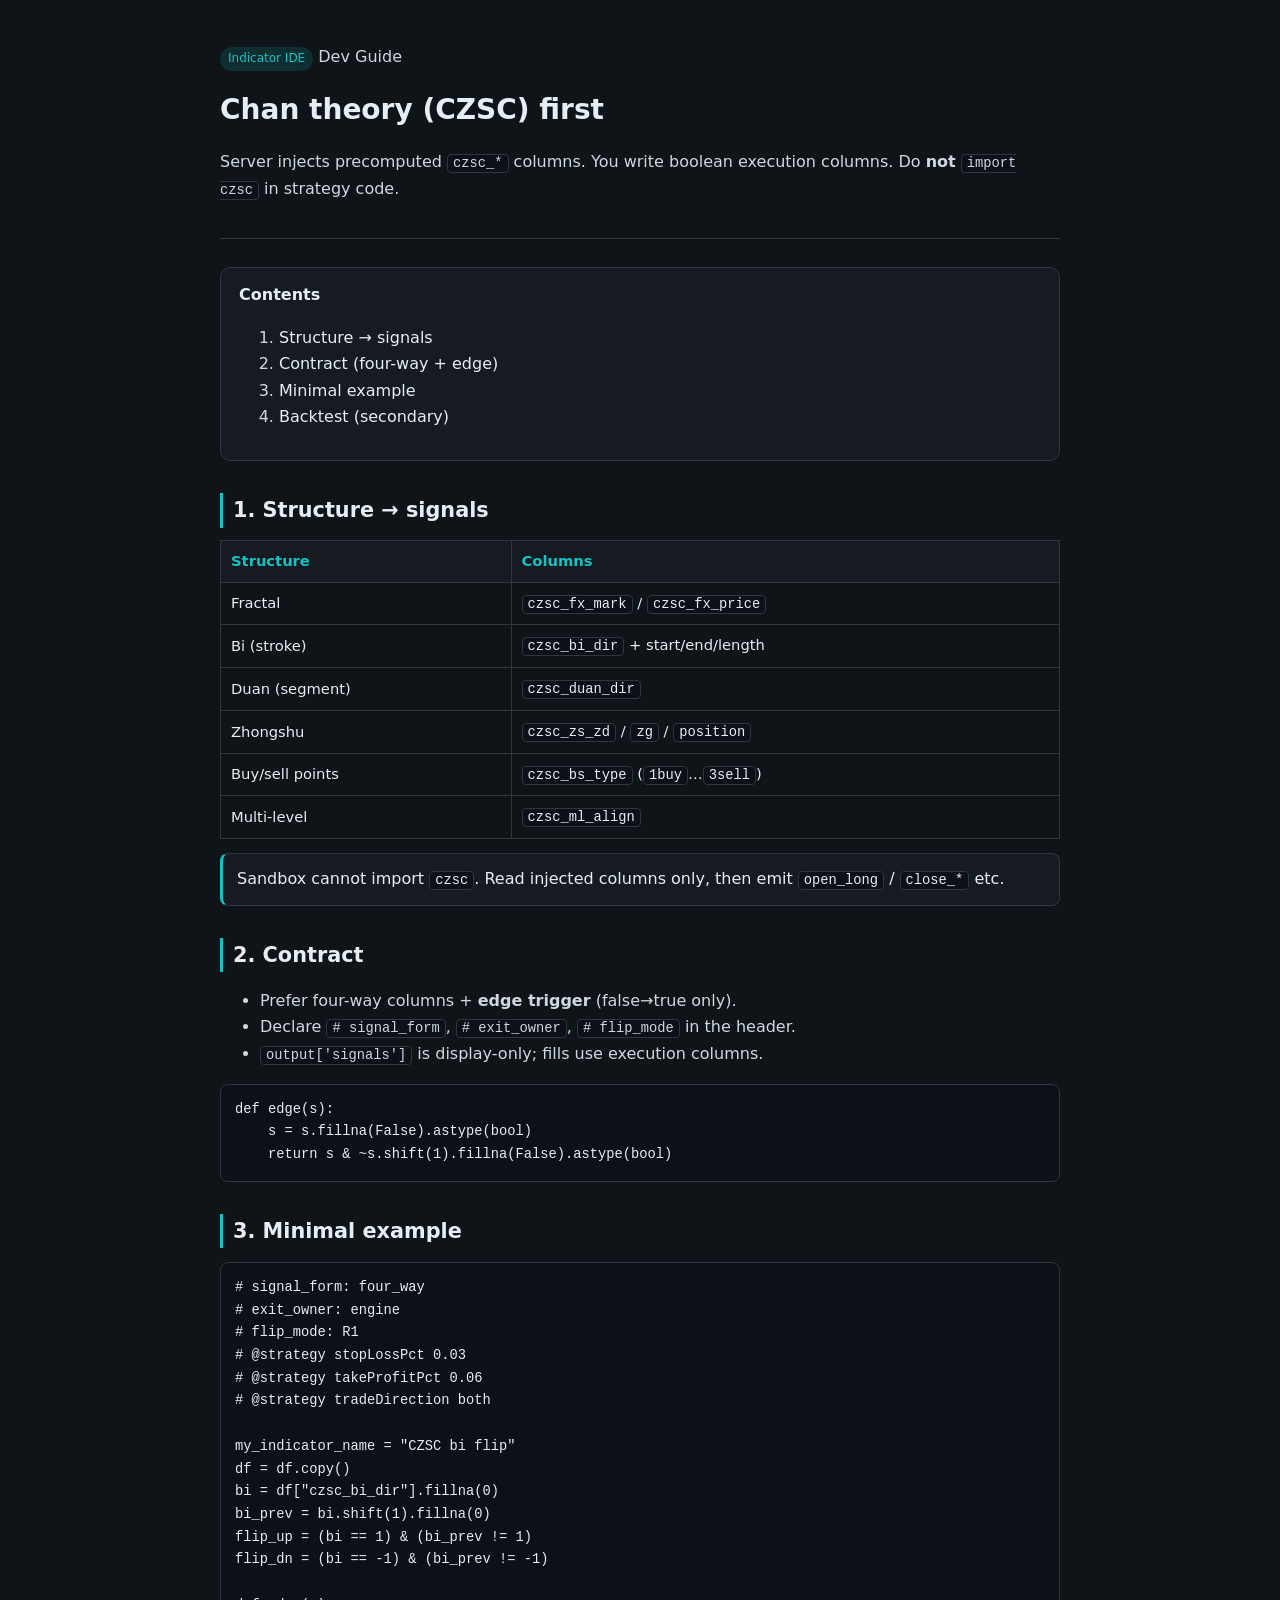
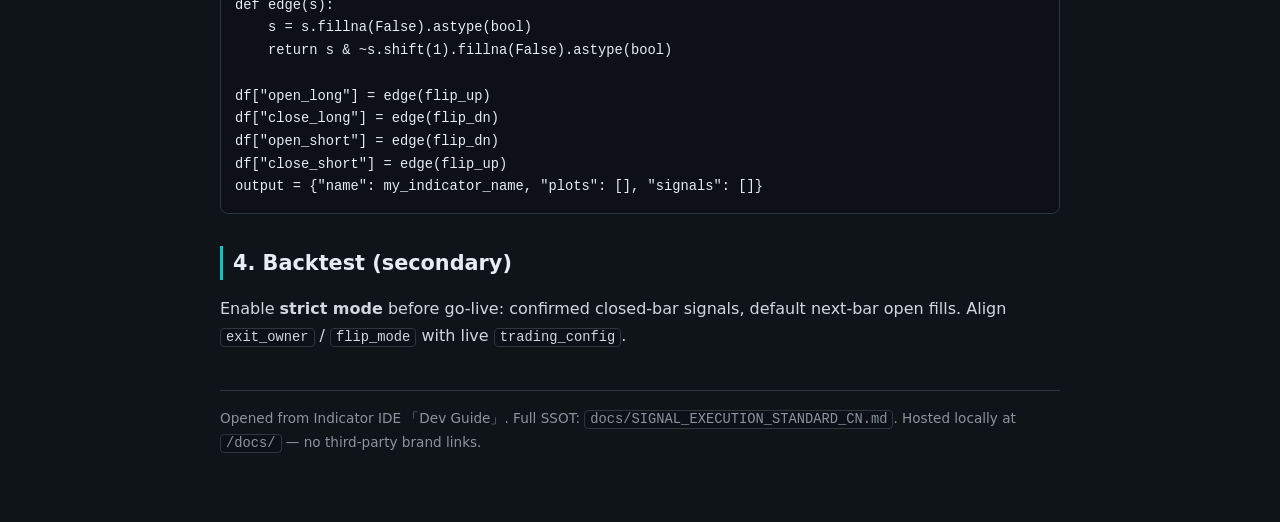
<file: frontend_override/html/docs/dev-guide.html>
<!DOCTYPE html>
<html lang="en">
<head>
  <meta charset="utf-8" />
  <meta name="viewport" content="width=device-width, initial-scale=1" />
  <title>Indicator Dev Guide · Chan Theory First</title>
  <link rel="icon" href="/chanquant-favicon.svg" type="image/svg+xml" />
  <style>
    :root {
      --bg: #0f1419; --panel: #161b22; --text: #e6edf3; --muted: #8b949e;
      --accent: #13c2c2; --border: #30363d; --code-bg: #0d1117;
    }
    * { box-sizing: border-box; }
    body { margin: 0; font-family: "Segoe UI", system-ui, sans-serif; background: var(--bg); color: var(--text); line-height: 1.65; }
    .wrap { max-width: 880px; margin: 0 auto; padding: 28px 20px 80px; }
    header { border-bottom: 1px solid var(--border); padding-bottom: 20px; margin-bottom: 28px; }
    header h1 { margin: 0 0 8px; font-size: 1.75rem; }
    header p, p, li { color: #d0d7de; }
    nav.toc { background: var(--panel); border: 1px solid var(--border); border-radius: 10px; padding: 14px 18px; margin-bottom: 28px; }
    nav.toc a { color: var(--text); text-decoration: none; }
    nav.toc a:hover { color: var(--accent); }
    h2 { margin: 2rem 0 0.8rem; border-left: 3px solid var(--accent); padding-left: 10px; font-size: 1.3rem; }
    table { width: 100%; border-collapse: collapse; margin: 12px 0; font-size: 0.92rem; }
    th, td { border: 1px solid var(--border); padding: 8px 10px; text-align: left; }
    th { background: var(--panel); color: var(--accent); }
    code, pre { font-family: ui-monospace, Consolas, monospace; font-size: 0.86rem; }
    code { background: var(--code-bg); border: 1px solid var(--border); border-radius: 4px; padding: 1px 5px; }
    pre { background: var(--code-bg); border: 1px solid var(--border); border-radius: 8px; padding: 14px; overflow-x: auto; }
    pre code { border: 0; padding: 0; background: transparent; }
    .callout { border: 1px solid var(--border); border-left: 3px solid var(--accent); background: var(--panel); border-radius: 8px; padding: 12px 14px; margin: 14px 0; }
    .pill { display: inline-block; font-size: 0.75rem; padding: 2px 8px; border-radius: 999px; background: rgba(19,194,194,.15); color: var(--accent); }
    footer { margin-top: 40px; padding-top: 16px; border-top: 1px solid var(--border); color: var(--muted); font-size: 0.85rem; }
  </style>
</head>
<body>
  <div class="wrap">
    <header>
      <p><span class="pill">Indicator IDE</span> Dev Guide</p>
      <h1>Chan theory (CZSC) first</h1>
      <p>Server injects precomputed <code>czsc_*</code> columns. You write boolean execution columns. Do <strong>not</strong> <code>import czsc</code> in strategy code.</p>
    </header>
    <nav class="toc">
      <strong>Contents</strong>
      <ol>
        <li><a href="#czsc">Structure → signals</a></li>
        <li><a href="#contract">Contract (four-way + edge)</a></li>
        <li><a href="#example">Minimal example</a></li>
        <li><a href="#backtest">Backtest (secondary)</a></li>
      </ol>
    </nav>
    <section id="czsc">
      <h2>1. Structure → signals</h2>
      <table>
        <thead><tr><th>Structure</th><th>Columns</th></tr></thead>
        <tbody>
          <tr><td>Fractal</td><td><code>czsc_fx_mark</code> / <code>czsc_fx_price</code></td></tr>
          <tr><td>Bi (stroke)</td><td><code>czsc_bi_dir</code> + start/end/length</td></tr>
          <tr><td>Duan (segment)</td><td><code>czsc_duan_dir</code></td></tr>
          <tr><td>Zhongshu</td><td><code>czsc_zs_zd</code> / <code>zg</code> / <code>position</code></td></tr>
          <tr><td>Buy/sell points</td><td><code>czsc_bs_type</code> (<code>1buy</code>…<code>3sell</code>)</td></tr>
          <tr><td>Multi-level</td><td><code>czsc_ml_align</code></td></tr>
        </tbody>
      </table>
      <div class="callout">Sandbox cannot import <code>czsc</code>. Read injected columns only, then emit <code>open_long</code> / <code>close_*</code> etc.</div>
    </section>
    <section id="contract">
      <h2>2. Contract</h2>
      <ul>
        <li>Prefer four-way columns + <strong>edge trigger</strong> (false→true only).</li>
        <li>Declare <code># signal_form</code>, <code># exit_owner</code>, <code># flip_mode</code> in the header.</li>
        <li><code>output['signals']</code> is display-only; fills use execution columns.</li>
      </ul>
      <pre><code>def edge(s):
    s = s.fillna(False).astype(bool)
    return s &amp; ~s.shift(1).fillna(False).astype(bool)</code></pre>
    </section>
    <section id="example">
      <h2>3. Minimal example</h2>
      <pre><code># signal_form: four_way
# exit_owner: engine
# flip_mode: R1
# @strategy stopLossPct 0.03
# @strategy takeProfitPct 0.06
# @strategy tradeDirection both

my_indicator_name = "CZSC bi flip"
df = df.copy()
bi = df["czsc_bi_dir"].fillna(0)
bi_prev = bi.shift(1).fillna(0)
flip_up = (bi == 1) &amp; (bi_prev != 1)
flip_dn = (bi == -1) &amp; (bi_prev != -1)

def edge(s):
    s = s.fillna(False).astype(bool)
    return s &amp; ~s.shift(1).fillna(False).astype(bool)

df["open_long"] = edge(flip_up)
df["close_long"] = edge(flip_dn)
df["open_short"] = edge(flip_dn)
df["close_short"] = edge(flip_up)
output = {"name": my_indicator_name, "plots": [], "signals": []}</code></pre>
    </section>
    <section id="backtest">
      <h2>4. Backtest (secondary)</h2>
      <p>Enable <strong>strict mode</strong> before go-live: confirmed closed-bar signals, default next-bar open fills. Align <code>exit_owner</code> / <code>flip_mode</code> with live <code>trading_config</code>.</p>
    </section>
    <footer>
      Opened from Indicator IDE 「Dev Guide」. Full SSOT: <code>docs/SIGNAL_EXECUTION_STANDARD_CN.md</code>.
      Hosted locally at <code>/docs/</code> — no third-party brand links.
    </footer>
  </div>
</body>
</html>
</file>
